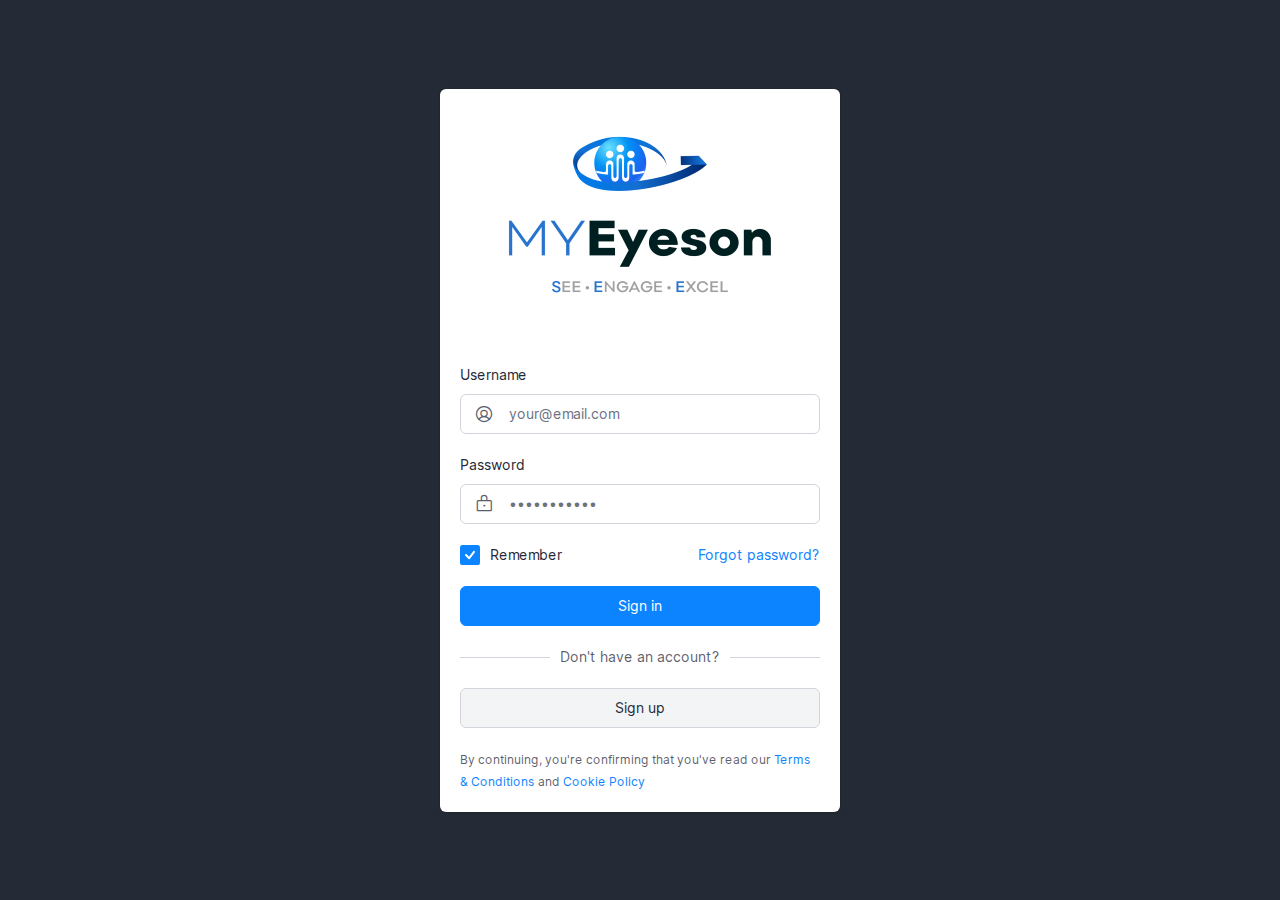
<file: index.html>
<!DOCTYPE html>
<html lang="en" dir="ltr">
<head>
	<meta charset="utf-8">
	<meta http-equiv="X-UA-Compatible" content="IE=edge">
	<meta name="viewport" content="width=device-width, initial-scale=1, shrink-to-fit=no">
	<title>EVMS Dashboard - Eyeson Virtual Management System</title>

	<link rel="icon" href="./assets/images/icons/cropped-favicon-32x32.png" sizes="32x32" />
    <link rel="icon" href="./assets/images/icons/cropped-favicon-192x192.png" sizes="192x192" />
	<link rel="apple-touch-icon" href="./assets/images/icons/cropped-favicon-192x192.png" />
    <meta name="msapplication-TileImage" content="./assets/images/icons/cropped-favicon-270x270.png" />


	<!-- Global stylesheets -->
	<link href="./assets/fonts/inter/inter.css" rel="stylesheet" type="text/css">
	<link href="./assets/icons/phosphor/styles.min.css" rel="stylesheet" type="text/css">
	<link href="./assets/css/ltr/all.min.css" id="stylesheet" rel="stylesheet" type="text/css">
	<link href="./assets/css/custom.css" id="stylesheet" rel="stylesheet" type="text/css">
	<!-- /global stylesheets -->
	
	<!-- Core JS files -->
	<script src="./assets/js/bootstrap/bootstrap.bundle.min.js"></script>
	<script src="./assets/js/vendor/axios/axios.min.js"></script>
	<!-- /core JS files -->

	<!-- Theme JS files -->
	<script src="./assets/js/app.js"></script>
	<script src="./assets/js/api.js"></script>
	<script src="./assets/js/custom.js"></script>
	<!-- /theme JS files -->

</head>

<body class="bg-dark">

	<!-- Page content -->
	<div class="page-content">

		<!-- Main content -->
		<div class="content-wrapper">

			<!-- Inner content -->
			<div class="content-inner">

				<!-- Content area -->
				<div class="content d-flex justify-content-center align-items-center">

					<div class="login-form" id="login">
						<div class="card mb-0">
							<div class="card-body">
								<div class="text-center mb-3">
									<div class="d-inline-flex align-items-center justify-content-center mb-4 mt-2">
										<img src="./assets/images/brands/logo.png" class="h-95px" alt="">
									</div>
								</div>

								<div class="mb-3">
									<label class="form-label">Username</label>
									<div class="form-control-feedback form-control-feedback-start">
										<input type="text" id="username" class="form-control" placeholder="your@email.com">
										<div class="form-control-feedback-icon">
											<i class="ph-user-circle text-muted"></i>
										</div>
									</div>
								</div>

								<div class="mb-3">
									<label class="form-label">Password</label>
									<div class="form-control-feedback form-control-feedback-start">
										<input type="password" id="password" class="form-control" placeholder="•••••••••••">
										<div class="form-control-feedback-icon">
											<i class="ph-lock text-muted"></i>
										</div>
									</div>
								</div>

								<div class="d-flex align-items-center mb-3">
									<label class="form-check">
										<input type="checkbox" id="remember" name="remember" class="form-check-input" checked>
										<span class="form-check-label">Remember</span>
									</label>

									<a href="#" onclick="gotoRecoveryPassword();" class="ms-auto">Forgot password?</a>
								</div>

								<div class="mb-3">
									<button onclick="f_auth();" class="btn btn-primary w-100">Sign in</button>
								</div>

								<div class="text-center text-muted content-divider mb-3">
									<span class="px-2">Don't have an account?</span>
								</div>

								<div class="mb-3">
									<a href="#" onclick="gotoRegistration();"    class="btn btn-light w-100">Sign up</a>
								</div>
								<span class="form-text text-center text-muted">By continuing, you're confirming that you've read our <a href="#">Terms &amp; Conditions</a> and <a href="#">Cookie Policy</a></span>
							</div>
						</div>
					</div>

					<div class="login-form" id="recovery_password" hidden>
						<div class="card mb-0">
							<div class="card-body">
								<div class="text-center mb-3">
									<div class="d-inline-flex bg-primary bg-opacity-10 text-primary lh-1 rounded-pill p-3 mb-3 mt-1">
										<i class="ph-arrows-counter-clockwise ph-2x"></i>
									</div>
									<h5 class="mb-0">Password recovery</h5>
									<span class="d-block text-muted">We'll send you instructions in email</span>
								</div>

								<div class="mb-3">
									<label class="form-label">Your email</label>
									<div class="form-control-feedback form-control-feedback-start">
										<input type="email" id="email_recovery" class="form-control" placeholder="your@email.com">
										<div class="form-control-feedback-icon">
											<i class="ph-at text-muted"></i>
										</div>
									</div>
								</div>

								<button onclick="reset_password();" class="btn btn-primary w-100">
									<i class="ph-arrow-counter-clockwise me-2"></i>
									Reset password
								</button>
							</div>
						</div>
					</div>

					<div class="login-form" id="registration" hidden>
						<div class="card mb-0">
							<div class="card-body">
								<div class="text-center mb-3">
									<div class="d-inline-flex align-items-center justify-content-center mb-4 mt-2">
										<img src="./assets/images/brands/logo.png" class="h-95px" alt="">
									</div>
							  		<h5 class="mb-0">Create account</h5> 
<!-- 									<span class="d-block text-muted">All fields are required</span> -->
								</div>

<!-- 								<div class="text-center text-muted content-divider mb-3">
									<span class="px-2">Your credentials</span>
								</div> -->

								<div class="mb-3">
									<label class="form-label">Username</label>
									<div class="form-control-feedback form-control-feedback-start">
										<input type="text" class="form-control" placeholder="JohnDoe">
										<div class="form-control-feedback-icon">
											<i class="ph-user-circle text-muted"></i>
										</div>
									</div>
									<!-- <div class="form-text text-danger"><i class="ph-x-circle me-1"></i> This username is already taken</div> -->
								</div>

								<div class="mb-3">
									<label class="form-label">Password</label>
									<div class="form-control-feedback form-control-feedback-start">
										<input type="password" class="form-control" placeholder="•••••••••••">
										<div class="form-control-feedback-icon">
											<i class="ph-lock text-muted"></i>
										</div>
									</div>
								</div>
<!-- 
								<div class="text-center text-muted content-divider mb-3">
									<span class="px-2">Your contacts</span>
								</div> -->

								<div class="mb-3">
									<label class="form-label">Your email</label>
									<div class="form-control-feedback form-control-feedback-start">
										<input type="text" class="form-control" placeholder="your@email.com">
										<div class="form-control-feedback-icon">
											<i class="ph-at text-muted"></i>
										</div>
									</div>
								</div>

								<div class="mb-3">
									<label class="form-label">Repeat email</label>
									<div class="form-control-feedback form-control-feedback-start">
										<input type="text" class="form-control" placeholder="your@email.com">
										<div class="form-control-feedback-icon">
											<i class="ph-at text-muted"></i>
										</div>
									</div>
								</div>

<!-- 								<div class="text-center text-muted content-divider mb-3">
									<span class="px-2">Additions</span>
								</div> -->

<!-- 								<div class="mb-3">
									<label class="form-check mb-2">
										<input type="checkbox" name="remember" class="form-check-input" checked>
										<span class="form-check-label">Send me <a href="#">&nbsp;test account settings</a></span>
									</label> -->

									<label class="form-check mb-2">
										<input type="checkbox" name="remember" class="form-check-input" checked>
										<span class="form-check-label">Subscribe to monthly newsletter</span>
									</label>

									<label class="form-check">
										<input type="checkbox" name="remember" class="form-check-input">
										<span class="form-check-label">Accept <a href="#">&nbsp;terms of service</a></span>
									</label>
								</div>

								<button type="submit" class="btn btn-teal w-100">Register</button>
							</div>
						</div>
					</div>

				</div>
				<!-- /content area -->

			</div>
			<!-- /inner content -->

		</div>
		<!-- /main content -->

	</div>
	<!-- /page content -->
</body>
</html>
</file>
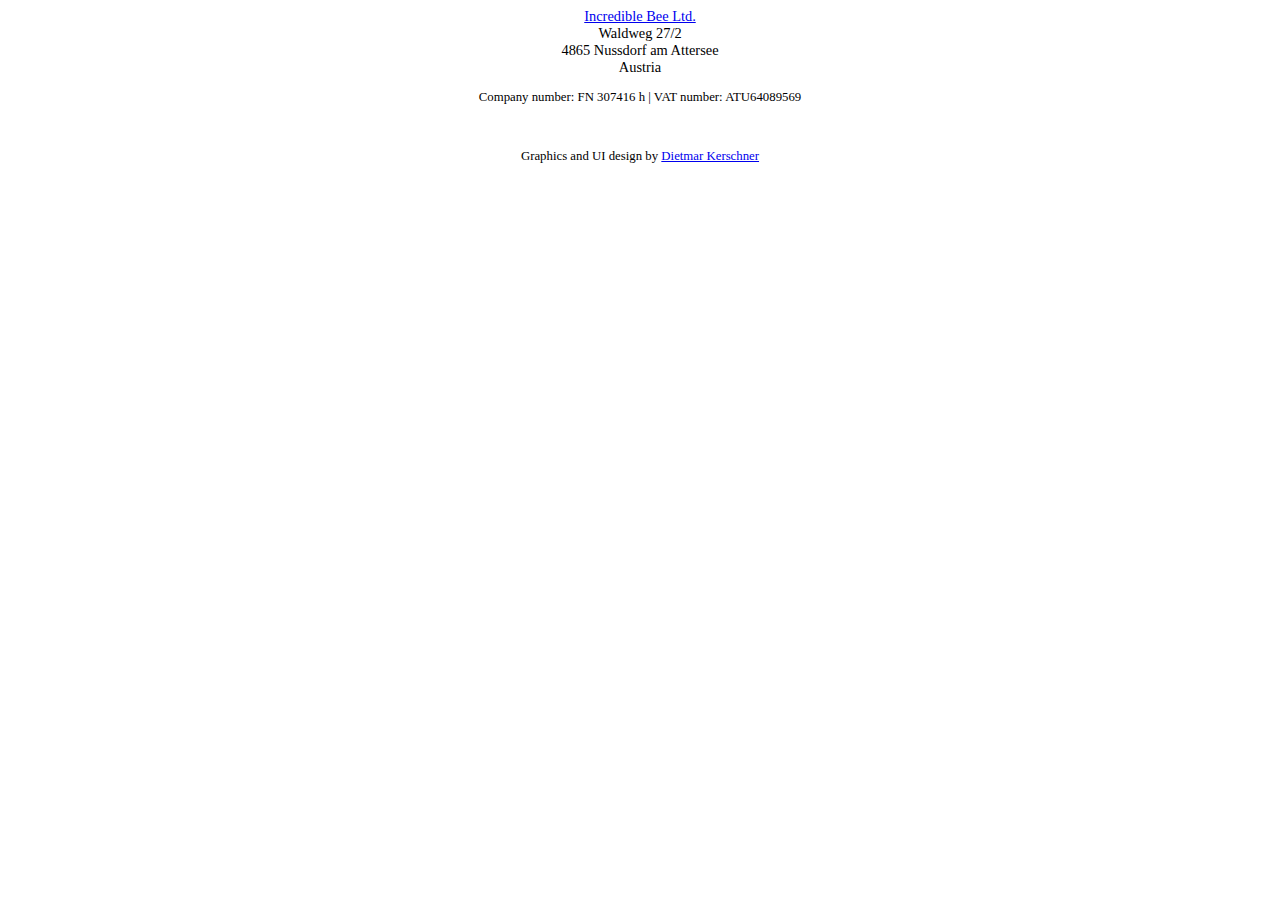
<file: assets/js/vendor/media/Archiver.app/Contents/Resources/Credits.html>
<html>
<body style="font-family: -apple-system, Helvetica Neue, Lucida Grande;">

<p style="text-align: center; font-size: 90%;">
<a href="http://incrediblebee.com">Incredible Bee Ltd.</a>
<br/>Waldweg 27/2
<br/>4865 Nussdorf am Attersee
<br/>Austria
</p>

<p style="text-align: center; font-size: 80%;">
Company number: FN 307416 h | VAT number: ATU64089569
</p>

<br/>

<p style="text-align: center; font-size: 80%;">
Graphics and UI design by <a href="http://www.dietmarkerschner.com">Dietmar Kerschner</a>
</p>

</body>
</html>
</file>
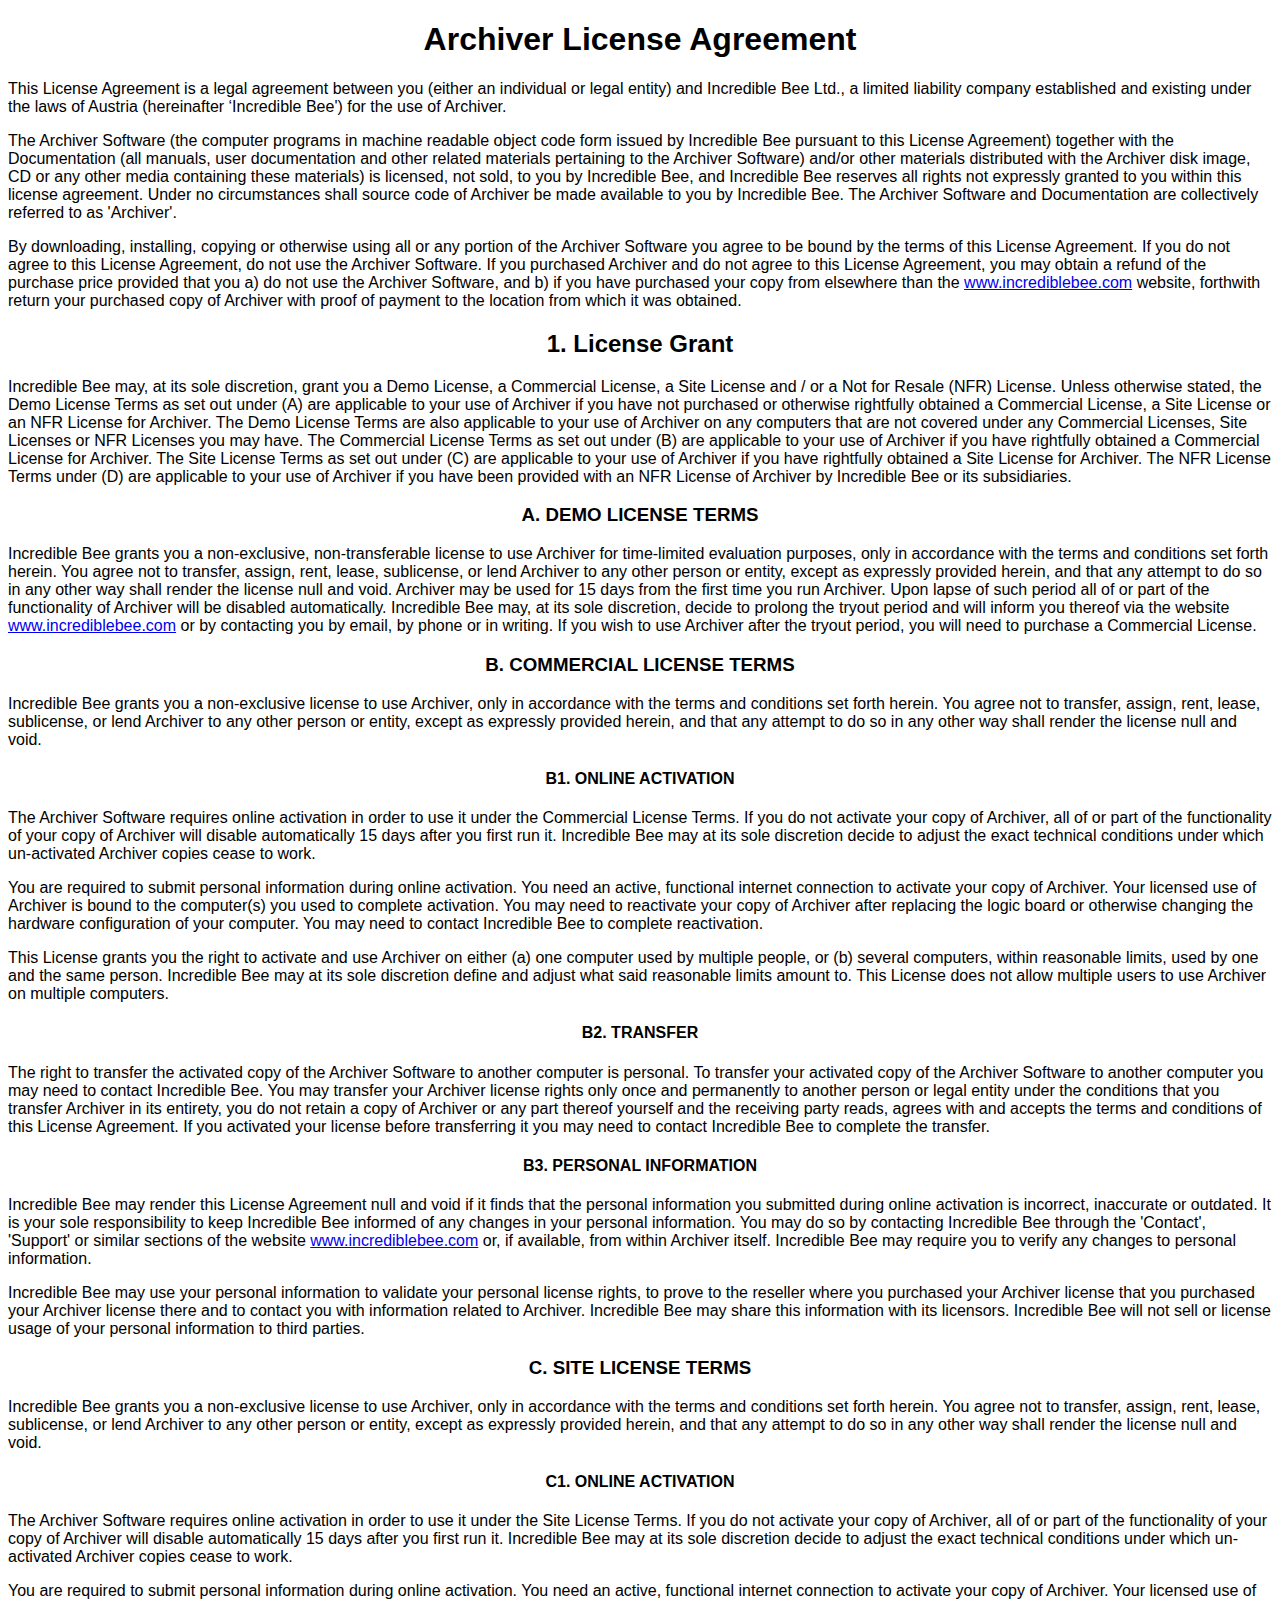
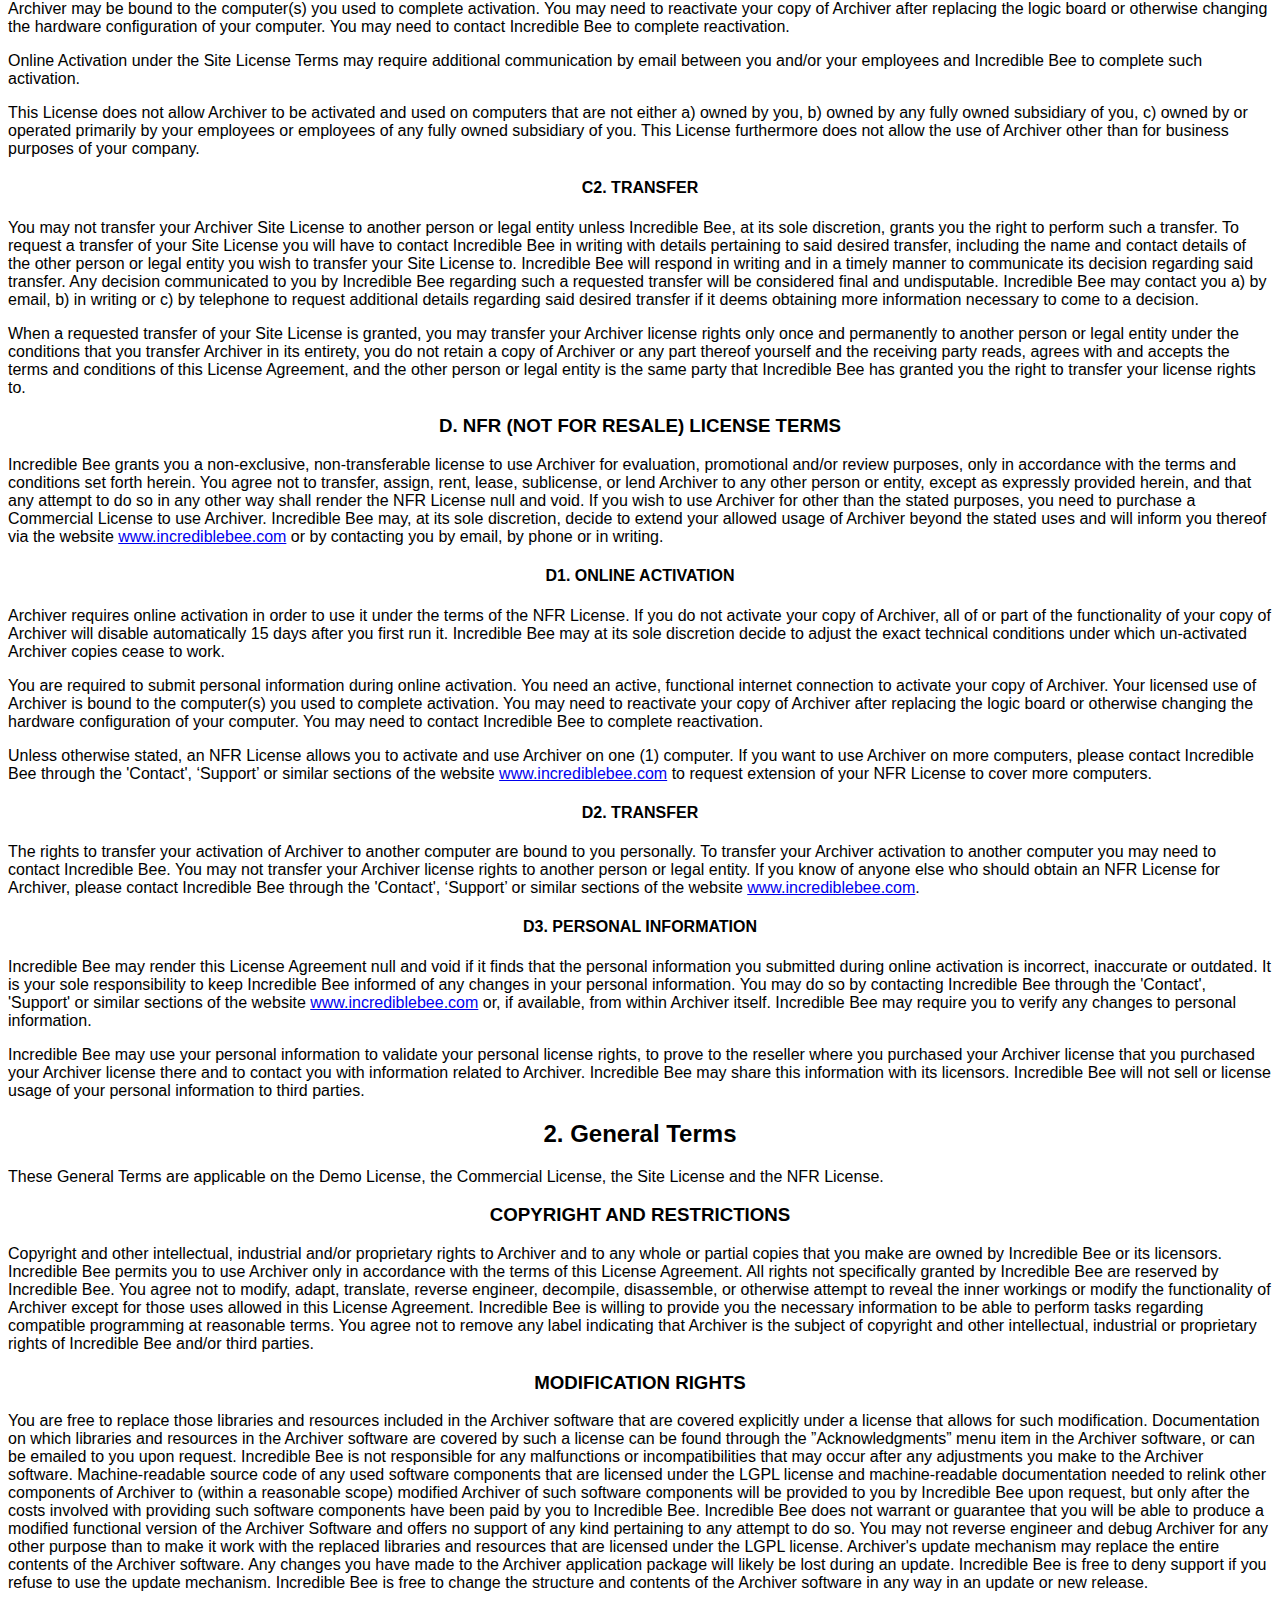
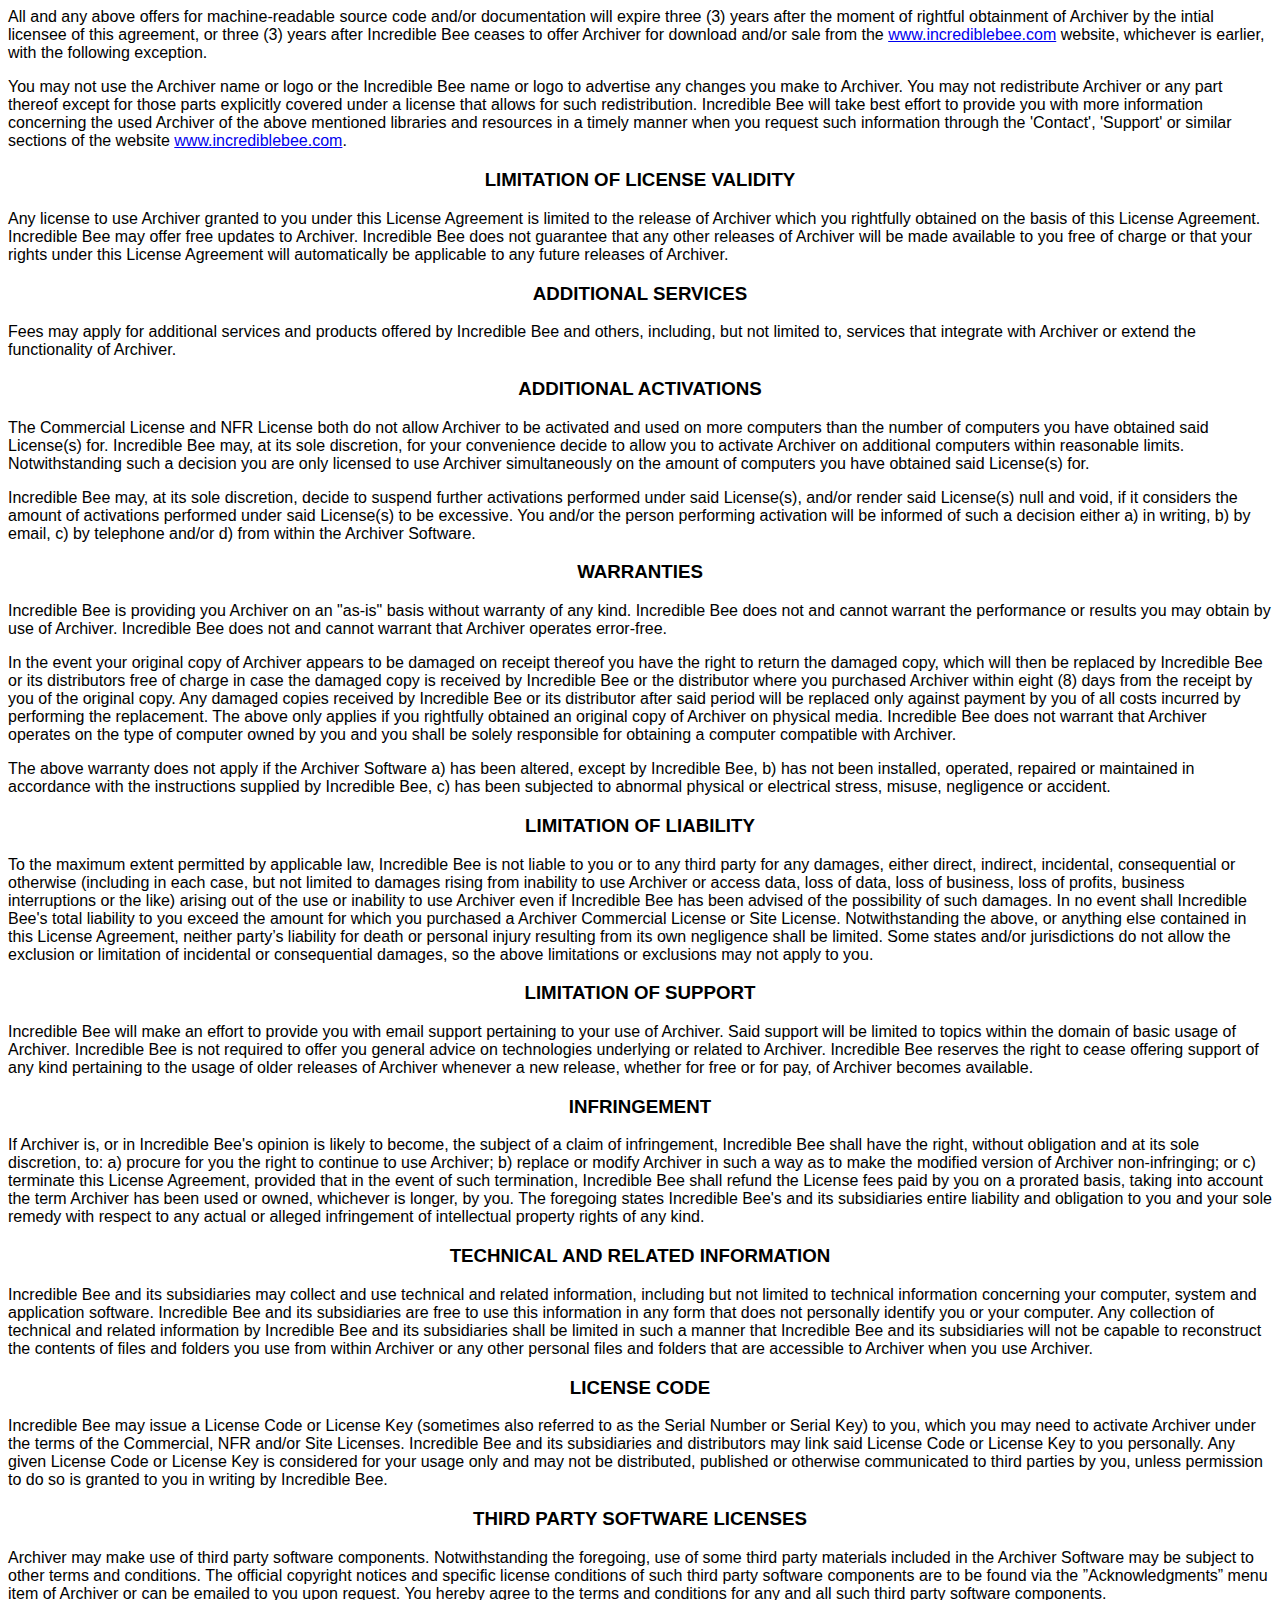
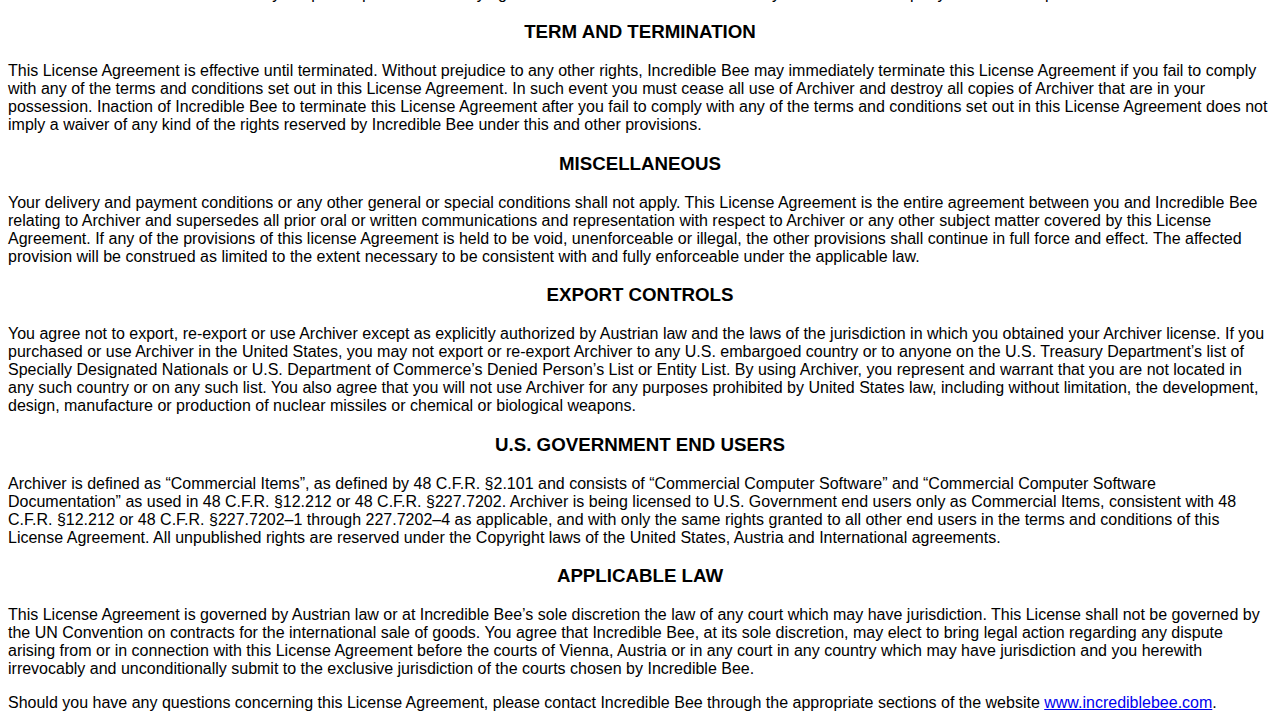
<file: assets/js/vendor/media/Archiver.app/Contents/Resources/License.html>
<!DOCTYPE html PUBLIC "-//W3C//DTD HTML 4.01//EN" "http://www.w3.org/TR/html4/strict.dtd">
<html>
<head>
  <meta http-equiv="Content-Type" content="text/html; charset=utf-8">
  <meta http-equiv="Content-Style-Type" content="text/css">
  <title></title>
  <meta name="Generator" content="Cocoa HTML Writer">
  <meta name="CocoaVersion" content="1038.25">
  <style type="text/css">
	body { font-family: "Lucida Grande",Lucida,Verdana,sans-serif; }
	h1, h2, h3, h4 { text-align: center;}
  </style>
</head>
<body>
<h1>Archiver License Agreement</h1>

<p>This License Agreement is a legal agreement between you (either an individual or legal entity) and Incredible Bee Ltd., a limited liability company established and existing under the laws of Austria (hereinafter ‘Incredible Bee') for the use of Archiver.</p>


<p>The Archiver Software (the computer programs in machine readable object code form issued by Incredible Bee pursuant to this License Agreement) together with the Documentation (all manuals, user documentation and other related materials pertaining to the Archiver Software) and/or other materials distributed with the Archiver disk image, CD or any other media containing these materials) is licensed, not sold, to you by Incredible Bee, and Incredible Bee reserves all rights not expressly granted to you within this license agreement. Under no circumstances shall source code of Archiver be made available to you by Incredible Bee. The Archiver Software and Documentation are collectively referred to as 'Archiver'.</p>


<p>By downloading, installing, copying or otherwise using all or any portion of the Archiver Software you agree to be bound by the terms of this License Agreement. If you do not agree to this License Agreement, do not use the Archiver Software. If you purchased Archiver and do not agree to this License Agreement, you may obtain a refund of the purchase price provided that you a) do not use the Archiver Software, and b) if you have purchased your copy from elsewhere than the <a href="http://incrediblebee.com">www.incrediblebee.com</a> website, forthwith return your purchased copy of Archiver with proof of payment to the location from which it was obtained.</p>

<h2>1. License Grant</h2>

<p>Incredible Bee may, at its sole discretion, grant you a Demo License, a Commercial License, a Site License and / or a Not for Resale (NFR) License. Unless otherwise stated, the Demo License Terms as set out under (A) are applicable to your use of Archiver if you have not purchased or otherwise rightfully obtained a Commercial License, a Site License or an NFR License for Archiver. The Demo License Terms are also applicable to your use of Archiver on any computers that are not covered under any Commercial Licenses, Site Licenses or NFR Licenses you may have. The Commercial License Terms as set out under (B) are applicable to your use of Archiver if you have rightfully obtained a Commercial License for Archiver. The Site License Terms as set out under (C) are applicable to your use of Archiver if you have rightfully obtained a Site License for Archiver. The NFR License Terms under (D) are applicable to your use of Archiver if you have been provided with an NFR License of Archiver by Incredible Bee or its subsidiaries.</p>

<h3>A. DEMO LICENSE TERMS</h3>

<p>Incredible Bee grants you a non-exclusive, non-transferable license to use Archiver for time-limited evaluation purposes, only in accordance with the terms and conditions set forth herein. You agree not to transfer, assign, rent, lease, sublicense, or lend Archiver to any other person or entity, except as expressly provided herein, and that any attempt to do so in any other way shall render the license null and void. Archiver may be used for 15 days from the first time you run Archiver. Upon lapse of such period all of or part of the functionality of Archiver will be disabled automatically. Incredible Bee may, at its sole discretion, decide to prolong the tryout period and will inform you thereof via the website <a href="http://incrediblebee.com">www.incrediblebee.com</a> or by contacting you by email, by phone or in writing. If you wish to use Archiver after the tryout period, you will need to purchase a Commercial License.</p>

<h3>B. COMMERCIAL LICENSE TERMS</h3>

<p>Incredible Bee grants you a non-exclusive license to use Archiver, only in accordance with the terms and conditions set forth herein. You agree not to transfer, assign, rent, lease, sublicense, or lend Archiver to any other person or entity, except as expressly provided herein, and that any attempt to do so in any other way shall render the license null and void.</p>

<h4>B1. ONLINE ACTIVATION</h4>

<p>The Archiver Software requires online activation in order to use it under the Commercial License Terms. If you do not activate your copy of Archiver, all of or part of the functionality of your copy of Archiver will disable automatically 15 days after you first run it. Incredible Bee may at its sole discretion decide to adjust the exact technical conditions under which un-activated Archiver copies cease to work.</p>


<p>You are required to submit personal information during online activation. You need an active, functional internet connection to activate your copy of Archiver. Your licensed use of Archiver is bound to the computer(s) you used to complete activation. You may need to reactivate your copy of Archiver after replacing the logic board or otherwise changing the hardware configuration of your computer. You may need to contact Incredible Bee to complete reactivation.</p>


<p>This License grants you the right to activate and use Archiver on either (a) one computer used by multiple people, or (b) several computers, within reasonable limits, used by one and the same person. Incredible Bee may at its sole discretion define and adjust what said reasonable limits amount to. This License does not allow multiple users to use Archiver on multiple computers.</p>

<h4>B2. TRANSFER</h4>

<p>The right to transfer the activated copy of the Archiver Software to another computer is personal. To transfer your activated copy of the Archiver Software to another computer you may need to contact Incredible Bee. You may transfer your Archiver license rights only once and permanently to another person or legal entity under the conditions that you transfer Archiver in its entirety, you do not retain a copy of Archiver or any part thereof yourself and the receiving party reads, agrees with and accepts the terms and conditions of this License Agreement. If you activated your license before transferring it you may need to contact Incredible Bee to complete the transfer.</p>

<h4>B3. PERSONAL INFORMATION</h4>

<p>Incredible Bee may render this License Agreement null and void if it finds that the personal information you submitted during online activation is incorrect, inaccurate or outdated. It is your sole responsibility to keep Incredible Bee informed of any changes in your personal information. You may do so by contacting Incredible Bee through the 'Contact', 'Support' or similar sections of the website <a href="http://incrediblebee.com">www.incrediblebee.com</a> or, if available, from within Archiver itself. Incredible Bee may require you to verify any changes to personal information.</p>


<p>Incredible Bee may use your personal information to validate your personal license rights, to prove to the reseller where you purchased your Archiver license that you purchased your Archiver license there and to contact you with information related to Archiver. Incredible Bee may share this information with its licensors. Incredible Bee will not sell or license usage of your personal information to third parties.</p>

<h3>C. SITE LICENSE TERMS</h3>

<p>Incredible Bee grants you a non-exclusive license to use Archiver, only in accordance with the terms and conditions set forth herein. You agree not to transfer, assign, rent, lease, sublicense, or lend Archiver to any other person or entity, except as expressly provided herein, and that any attempt to do so in any other way shall render the license null and void.</p>

<h4>C1. ONLINE ACTIVATION</h4>

<p>The Archiver Software requires online activation in order to use it under the Site License Terms. If you do not activate your copy of Archiver, all of or part of the functionality of your copy of Archiver will disable automatically 15 days after you first run it. Incredible Bee may at its sole discretion decide to adjust the exact technical conditions under which un-activated Archiver copies cease to work.</p>


<p>You are required to submit personal information during online activation. You need an active, functional internet connection to activate your copy of Archiver. Your licensed use of Archiver may be bound to the computer(s) you used to complete activation. You may need to reactivate your copy of Archiver after replacing the logic board or otherwise changing the hardware configuration of your computer. You may need to contact Incredible Bee to complete reactivation.</p>


<p>Online Activation under the Site License Terms may require additional communication by email between you and/or your employees and Incredible Bee to complete such activation.</p>


<p>This License does not allow Archiver to be activated and used on computers that are not either a) owned by you, b) owned by any fully owned subsidiary of you, c) owned by or operated primarily by your employees or employees of any fully owned subsidiary of you. This License furthermore does not allow the use of Archiver other than for business purposes of your company.</p>

<h4>C2. TRANSFER</h4>

<p>You may not transfer your Archiver Site License to another person or legal entity unless Incredible Bee, at its sole discretion, grants you the right to perform such a transfer. To request a transfer of your Site License you will have to contact Incredible Bee in writing with details pertaining to said desired transfer, including the name and contact details of the other person or legal entity you wish to transfer your Site License to. Incredible Bee will respond in writing and in a timely manner to communicate its decision regarding said transfer. Any decision communicated to you by Incredible Bee regarding such a requested transfer will be considered final and undisputable. Incredible Bee may contact you a) by email, b) in writing or c) by telephone to request additional details regarding said desired transfer if it deems obtaining more information necessary to come to a decision.</p>


<p>When a requested transfer of your Site License is granted, you may transfer your Archiver license rights only once and permanently to another person or legal entity under the conditions that you transfer Archiver in its entirety, you do not retain a copy of Archiver or any part thereof yourself and the receiving party reads, agrees with and accepts the terms and conditions of this License Agreement, and the other person or legal entity is the same party that Incredible Bee has granted you the right to transfer your license rights to.</p>

<h3>D. NFR (NOT FOR RESALE) LICENSE TERMS</h3>

<p>Incredible Bee grants you a non-exclusive, non-transferable license to use Archiver for evaluation, promotional and/or review purposes, only in accordance with the terms and conditions set forth herein. You agree not to transfer, assign, rent, lease, sublicense, or lend Archiver to any other person or entity, except as expressly provided herein, and that any attempt to do so in any other way shall render the NFR License null and void. If you wish to use Archiver for other than the stated purposes, you need to purchase a Commercial License to use Archiver. Incredible Bee may, at its sole discretion, decide to extend your allowed usage of Archiver beyond the stated uses and will inform you thereof via the website <a href="http://incrediblebee.com">www.incrediblebee.com</a> or by contacting you by email, by phone or in writing.</p>

<h4>D1. ONLINE ACTIVATION</h4>

<p>Archiver requires online activation in order to use it under the terms of the NFR License. If you do not activate your copy of Archiver, all of or part of the functionality of your copy of Archiver will disable automatically 15 days after you first run it. Incredible Bee may at its sole discretion decide to adjust the exact technical conditions under which un-activated Archiver copies cease to work.</p>


<p>You are required to submit personal information during online activation. You need an active, functional internet connection to activate your copy of Archiver. Your licensed use of Archiver is bound to the computer(s) you used to complete activation. You may need to reactivate your copy of Archiver after replacing the logic board or otherwise changing the hardware configuration of your computer. You may need to contact Incredible Bee to complete reactivation.</p>


<p>Unless otherwise stated, an NFR License allows you to activate and use Archiver on one (1) computer. If you want to use Archiver on more computers, please contact Incredible Bee through the 'Contact', ‘Support’ or similar sections of the website <a href="http://incrediblebee.com">www.incrediblebee.com</a> to request extension of your NFR License to cover more computers.</p>

<h4>D2. TRANSFER</h4>

<p>The rights to transfer your activation of Archiver to another computer are bound to you personally. To transfer your Archiver activation to another computer you may need to contact Incredible Bee. You may not transfer your Archiver license rights to another person or legal entity. If you know of anyone else who should obtain an NFR License for Archiver, please contact Incredible Bee through the 'Contact', ‘Support’ or similar sections of the website <a href="http://incrediblebee.com">www.incrediblebee.com</a>.</p>

<h4>D3. PERSONAL INFORMATION</h4>

<p>Incredible Bee may render this License Agreement null and void if it finds that the personal information you submitted during online activation is incorrect, inaccurate or outdated. It is your sole responsibility to keep Incredible Bee informed of any changes in your personal information. You may do so by contacting Incredible Bee through the 'Contact', 'Support' or similar sections of the website <a href="http://incrediblebee.com">www.incrediblebee.com</a> or, if available, from within Archiver itself. Incredible Bee may require you to verify any changes to personal information.</p>


<p>Incredible Bee may use your personal information to validate your personal license rights, to prove to the reseller where you purchased your Archiver license that you purchased your Archiver license there and to contact you with information related to Archiver. Incredible Bee may share this information with its licensors. Incredible Bee will not sell or license usage of your personal information to third parties.</p>

<h2>2. General Terms</h2>

<p>These General Terms are applicable on the Demo License, the Commercial License, the Site License and the NFR License.</p>

<h3>COPYRIGHT AND RESTRICTIONS</h3>

<p>Copyright and other intellectual, industrial and/or proprietary rights to Archiver and to any whole or partial copies that you make are owned by Incredible Bee or its licensors. Incredible Bee permits you to use Archiver only in accordance with the terms of this License Agreement. All rights not specifically granted by Incredible Bee are reserved by Incredible Bee. You agree not to modify, adapt, translate, reverse engineer, decompile, disassemble, or otherwise attempt to reveal the inner workings or modify the functionality of Archiver except for those uses allowed in this License Agreement. Incredible Bee is willing to provide you the necessary information to be able to perform tasks regarding compatible programming at reasonable terms. You agree not to remove any label indicating that Archiver is the subject of copyright and other intellectual, industrial or proprietary rights of Incredible Bee and/or third parties.</p>

<h3>MODIFICATION RIGHTS</h3>

<p>You are free to replace those libraries and resources included in the Archiver software that are covered explicitly under a license that allows for such modification. Documentation on which libraries and resources in the Archiver software are covered by such a license can be found through the ”Acknowledgments” menu item in the Archiver software, or can be emailed to you upon request. Incredible Bee is not responsible for any malfunctions or incompatibilities that may occur after any adjustments you make to the Archiver software. Machine-readable source code of any used software components that are licensed under the LGPL license and machine-readable documentation needed to relink other components of Archiver to (within a reasonable scope) modified Archiver of such software components will be provided to you by Incredible Bee upon request, but only after the costs involved with providing such software components have been paid by you to Incredible Bee. Incredible Bee does not warrant or guarantee that you will be able to produce a modified functional version of the Archiver Software and offers no support of any kind pertaining to any attempt to do so. You may not reverse engineer and debug Archiver for any other purpose than to make it work with the replaced libraries and resources that are licensed under the LGPL license. Archiver's update mechanism may replace the entire contents of the Archiver software. Any changes you have made to the Archiver application package will likely be lost during an update. Incredible Bee is free to deny support if you refuse to use the update mechanism. Incredible Bee is free to change the structure and contents of the Archiver software in any way in an update or new release.</p>


<p>All and any above offers for machine-readable source code and/or documentation will expire three (3) years after the moment of rightful obtainment of Archiver by the intial licensee of this agreement, or three (3) years after Incredible Bee ceases to offer Archiver for download and/or sale from the <a href="http://incrediblebee.com">www.incrediblebee.com</a> website, whichever is earlier, with the following exception.</p>


<p>You may not use the Archiver name or logo or the Incredible Bee name or logo to advertise any changes you make to Archiver. You may not redistribute Archiver or any part thereof except for those parts explicitly covered under a license that allows for such redistribution. Incredible Bee will take best effort to provide you with more information concerning the used Archiver of the above mentioned libraries and resources in a timely manner when you request such information through the 'Contact', 'Support' or similar sections of the website <a href="http://incrediblebee.com">www.incrediblebee.com</a>.</p>

<h3>LIMITATION OF LICENSE VALIDITY</h3>

<p>Any license to use Archiver granted to you under this License Agreement is limited to the release of Archiver which you rightfully obtained on the basis of this License Agreement. Incredible Bee may offer free updates to Archiver. Incredible Bee does not guarantee that any other releases of Archiver will be made available to you free of charge or that your rights under this License Agreement will automatically be applicable to any future releases of Archiver.</p>

<h3>ADDITIONAL SERVICES</h3>

<p>Fees may apply for additional services and products offered by Incredible Bee and others, including, but not limited to, services that integrate with Archiver or extend the functionality of Archiver.</p>

<h3>ADDITIONAL ACTIVATIONS</h3>

<p>The Commercial License and NFR License both do not allow Archiver to be activated and used on more computers than the number of computers you have obtained said License(s) for. Incredible Bee may, at its sole discretion, for your convenience decide to allow you to activate Archiver on additional computers within reasonable limits. Notwithstanding such a decision you are only licensed to use Archiver simultaneously on the amount of computers you have obtained said License(s) for.</p>


<p>Incredible Bee may, at its sole discretion, decide to suspend further activations performed under said License(s), and/or render said License(s) null and void, if it considers the amount of activations performed under said License(s) to be excessive. You and/or the person performing activation will be informed of such a decision either a) in writing, b) by email, c) by telephone and/or d) from within the Archiver Software.</p>

<h3>WARRANTIES</h3>

<p>Incredible Bee is providing you Archiver on an "as-is" basis without warranty of any kind. Incredible Bee does not and cannot warrant the performance or results you may obtain by use of Archiver. Incredible Bee does not and cannot warrant that Archiver operates error-free.</p>


<p>In the event your original copy of Archiver appears to be damaged on receipt thereof you have the right to return the damaged copy, which will then be replaced by Incredible Bee or its distributors free of charge in case the damaged copy is received by Incredible Bee or the distributor where you purchased Archiver within eight (8) days from the receipt by you of the original copy. Any damaged copies received by Incredible Bee or its distributor after said period will be replaced only against payment by you of all costs incurred by performing the replacement. The above only applies if you rightfully obtained an original copy of Archiver on physical media. Incredible Bee does not warrant that Archiver operates on the type of computer owned by you and you shall be solely responsible for obtaining a computer compatible with Archiver.</p>


<p>The above warranty does not apply if the Archiver Software a) has been altered, except by Incredible Bee, b) has not been installed, operated, repaired or maintained in accordance with the instructions supplied by Incredible Bee, c) has been subjected to abnormal physical or electrical stress, misuse, negligence or accident.</p>

<h3>LIMITATION OF LIABILITY</h3>

<p>To the maximum extent permitted by applicable law, Incredible Bee is not liable to you or to any third party for any damages, either direct, indirect, incidental, consequential or otherwise (including in each case, but not limited to damages rising from inability to use Archiver or access data, loss of data, loss of business, loss of profits, business interruptions or the like) arising out of the use or inability to use Archiver even if Incredible Bee has been advised of the possibility of such damages. In no event shall Incredible Bee's total liability to you exceed the amount for which you purchased a Archiver Commercial License or Site License. Notwithstanding the above, or anything else contained in this License Agreement, neither party’s liability for death or personal injury resulting from its own negligence shall be limited. Some states and/or jurisdictions do not allow the exclusion or limitation of incidental or consequential damages, so the above limitations or exclusions may not apply to you.</p>

<h3>LIMITATION OF SUPPORT</h3>

<p>Incredible Bee will make an effort to provide you with email support pertaining to your use of Archiver. Said support will be limited to topics within the domain of basic usage of Archiver. Incredible Bee is not required to offer you general advice on technologies underlying or related to Archiver. Incredible Bee reserves the right to cease offering support of any kind pertaining to the usage of older releases of Archiver whenever a new release, whether for free or for pay, of Archiver becomes available.</p>

<h3>INFRINGEMENT</h3>

<p>If Archiver is, or in Incredible Bee's opinion is likely to become, the subject of a claim of infringement, Incredible Bee shall have the right, without obligation and at its sole discretion, to: a) procure for you the right to continue to use Archiver; b) replace or modify Archiver in such a way as to make the modified version of Archiver non-infringing; or c) terminate this License Agreement, provided that in the event of such termination, Incredible Bee shall refund the License fees paid by you on a prorated basis, taking into account the term Archiver has been used or owned, whichever is longer, by you. The foregoing states Incredible Bee's and its subsidiaries entire liability and obligation to you and your sole remedy with respect to any actual or alleged infringement of intellectual property rights of any kind.</p>

<h3>TECHNICAL AND RELATED INFORMATION</h3>

<p>Incredible Bee and its subsidiaries may collect and use technical and related information, including but not limited to technical information concerning your computer, system and application software. Incredible Bee and its subsidiaries are free to use this information in any form that does not personally identify you or your computer. Any collection of technical and related information by Incredible Bee and its subsidiaries shall be limited in such a manner that Incredible Bee and its subsidiaries will not be capable to reconstruct the contents of files and folders you use from within Archiver or any other personal files and folders that are accessible to Archiver when you use Archiver.</p>

<h3>LICENSE CODE</h3>

<p>Incredible Bee may issue a License Code or License Key (sometimes also referred to as the Serial Number or Serial Key) to you, which you may need to activate Archiver under the terms of the Commercial, NFR and/or Site Licenses. Incredible Bee and its subsidiaries and distributors may link said License Code or License Key to you personally. Any given License Code or License Key is considered for your usage only and may not be distributed, published or otherwise communicated to third parties by you, unless permission to do so is granted to you in writing by Incredible Bee.</p>

<h3>THIRD PARTY SOFTWARE LICENSES</h3>

<p>Archiver may make use of third party software components. Notwithstanding the foregoing, use of some third party materials included in the Archiver Software may be subject to other terms and conditions. The official copyright notices and specific license conditions of such third party software components are to be found via the ”Acknowledgments” menu item of Archiver or can be emailed to you upon request. You hereby agree to the terms and conditions for any and all such third party software components.</p>

<h3>TERM AND TERMINATION</h3>

<p>This License Agreement is effective until terminated. Without prejudice to any other rights, Incredible Bee may immediately terminate this License Agreement if you fail to comply with any of the terms and conditions set out in this License Agreement. In such event you must cease all use of Archiver and destroy all copies of Archiver that are in your possession. Inaction of Incredible Bee to terminate this License Agreement after you fail to comply with any of the terms and conditions set out in this License Agreement does not imply a waiver of any kind of the rights reserved by Incredible Bee under this and other provisions.</p>

<h3>MISCELLANEOUS</h3>

<p>Your delivery and payment conditions or any other general or special conditions shall not apply. This License Agreement is the entire agreement between you and Incredible Bee relating to Archiver and supersedes all prior oral or written communications and representation with respect to Archiver or any other subject matter covered by this License Agreement. If any of the provisions of this license Agreement is held to be void, unenforceable or illegal, the other provisions shall continue in full force and effect. The affected provision will be construed as limited to the extent necessary to be consistent with and fully enforceable under the applicable law.</p>

<h3>EXPORT CONTROLS</h3>

<p>You agree not to export, re-export or use Archiver except as explicitly authorized by Austrian law and the laws of the jurisdiction in which you obtained your Archiver license. If you purchased or use Archiver in the United States, you may not export or re-export Archiver to any U.S. embargoed country or to anyone on the U.S. Treasury Department’s list of Specially Designated Nationals or U.S. Department of Commerce’s Denied Person’s List or Entity List. By using Archiver, you represent and warrant that you are not located in any such country or on any such list. You also agree that you will not use Archiver for any purposes prohibited by United States law, including without limitation, the development, design, manufacture or production of nuclear missiles or chemical or biological weapons.</p>

<h3>U.S. GOVERNMENT END USERS</h3>

<p>Archiver is defined as “Commercial Items”, as defined by 48 C.F.R. §2.101 and consists of “Commercial Computer Software” and “Commercial Computer Software Documentation” as used in 48 C.F.R. §12.212 or 48 C.F.R. §227.7202. Archiver is being licensed to U.S. Government end users only as Commercial Items, consistent with 48 C.F.R. §12.212 or 48 C.F.R. §227.7202–1 through 227.7202–4 as applicable, and with only the same rights granted to all other end users in the terms and conditions of this License Agreement. All unpublished rights are reserved under the Copyright laws of the United States, Austria and International agreements.</p>

<h3>APPLICABLE LAW</h3>

<p>This License Agreement is governed by Austrian law or at Incredible Bee’s sole discretion the law of any court which may have jurisdiction. This License shall not be governed by the UN Convention on contracts for the international sale of goods. You agree that Incredible Bee, at its sole discretion, may elect to bring legal action regarding any dispute arising from or in connection with this License Agreement before the courts of Vienna, Austria or in any court in any country which may have jurisdiction and you herewith irrevocably and unconditionally submit to the exclusive jurisdiction of the courts chosen by Incredible Bee.</p>


<p>Should you have any questions concerning this License Agreement, please contact Incredible Bee through the appropriate sections of the website <a href="http://incrediblebee.com">www.incrediblebee.com</a>.</p>

</body>
</html>
</file>
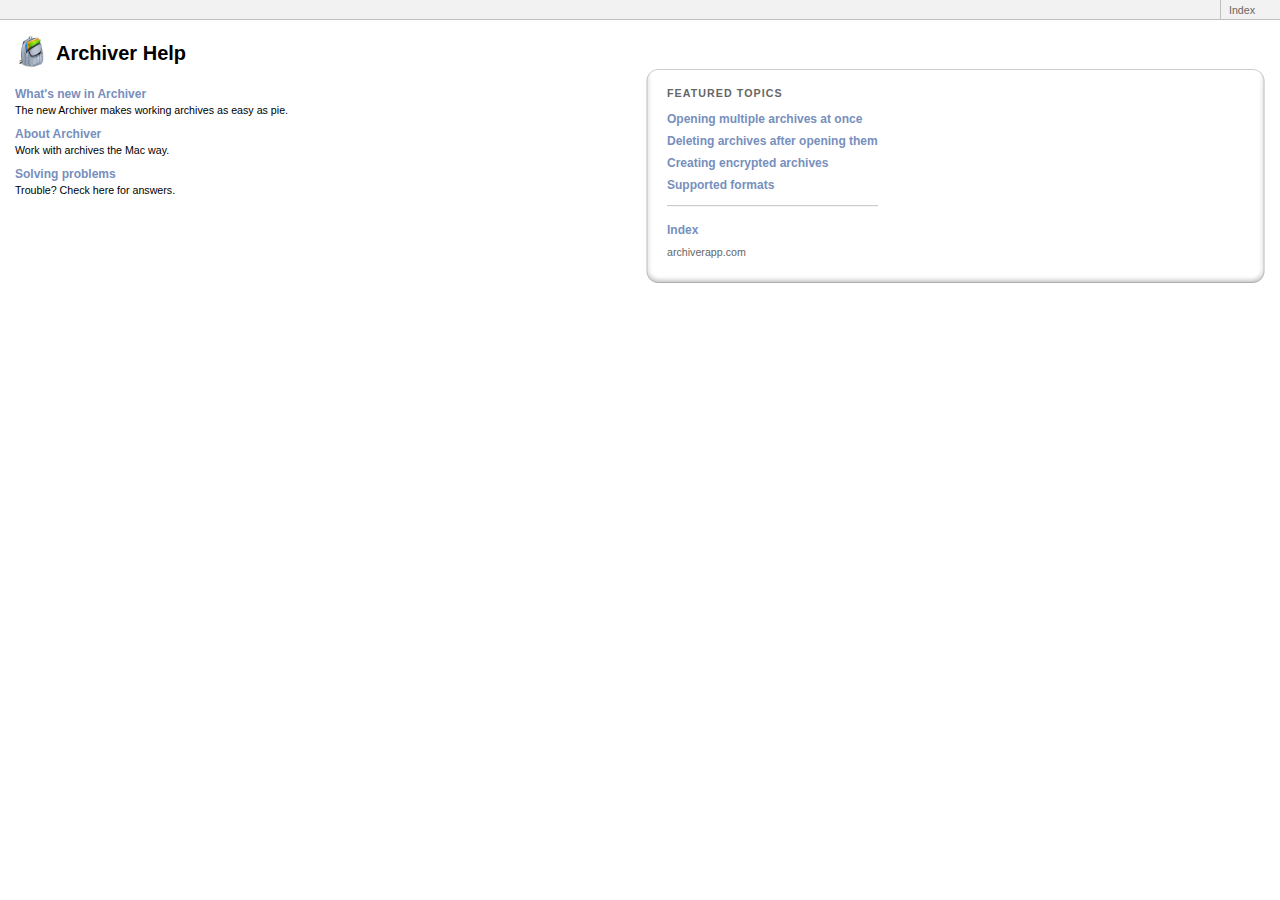
<file: assets/js/vendor/media/Archiver.app/Contents/Resources/en.lproj/Archiver.Help/ArchiverHelp.html>
<?xml version="1.0" encoding="utf-8"?>
<!DOCTYPE html PUBLIC "-//W3C//DTD XHTML 1.0 Strict//EN" "http://www.w3.org/TR/xhtml1/DTD/xhtml1-strict.dtd">
<html xmlns="http://www.w3.org/1999/xhtml">

    <head>
        <title>Archiver Help</title>
        <meta http-equiv="Content-Type" content="text/html; charset=utf-8"/>
		<meta name="AppleTitle" content="Archiver Help" />
		<meta name="AppleIcon" content="ArchiverHelp/gfx/iconSmall.png" />
		<meta name="robots" content="anchors" />
        <meta name="template" content="2box"/>
        <meta name="pagetype" content="access"/>
        <link href="sty/access_4box.css" rel="stylesheet" type="text/css" media="all"/>
    </head>

    <body id="apple-pd">

			<!--top navigation area-->
			<div id="navbox">
			<a name="access"></a>
				
				<div id="navrightbox">
					<a class="navlink_right" href="help:anchor='xall' bookID=Archiver Help">Index</a>
				</div>
			</div>
			<!--closes top navigation area-->

			<!--page head-->
			<div id="headerbox">
				<div id="iconbox">
					<img id="iconimg" src="gfx/icon.png" alt="Terminal icon" height="32" width="32"/>
				</div>
				<div id="pagetitlebox">
					<h1>Archiver Help</h1>
				</div>
			</div>
			<!--closees page head-->

	<!--tablebox-->
	<div class="tablebox">
		<div class="tablerow">

			<!--top left cell-->
			<div class="tablecell_a">
					<p class="topleft_p">
					  <a href="help:anchor='whatsNew' bookID=Archiver Help">What's new in Archiver</a>
					  <br/>The new Archiver makes working archives as easy as pie.
					</p>
					<p class="topleft_p">
					  <a href="help:anchor='about' bookID=Archiver Help">About Archiver</a>
					  <br/>Work with archives the Mac way.
					</p>
					<p class="topleft_p"><a href="help:anchor='solvingProblems' bookID=Archiver Help">Solving problems</a><br/>
						Trouble? Check here for answers.</p>
				</div>
			<!--closes top left cell-->

			<!--top right cell-->
			<div class="tablecell_b">
				<div class="tablebox">
					<div class="tablerow">
						<div class="tablecell_b1">
						</div>
						<div class="tablecell_b2">
						</div>
						<div class="tablecell_b3">
						</div>
					</div>
					<div class="tablerow">
						<div class="tablecell_b4">
						</div>
							<div class="tablecell">
								<div class="tablerow">
									<div class="tablecell">
										<h3 class="ostopic">Featured topics</h3>
										
										  <p><a href="help:anchor='p5429' bookID=Archiver Help">Opening multiple archives at once</a></p>
										
										  <p><a href="help:anchor='p5427' bookID=Archiver Help">Deleting archives after opening them</a></p>
										
										  <p><a href="help:anchor='p5433' bookID=Archiver Help">Creating encrypted archives</a></p>
										
										  <p><a href="help:anchor='p5432' bookID=Archiver Help">Supported formats</a></p>
										
									<div id="rule"></div>
						
										<p><a href="help:anchor='xall' bookID=Archiver Help">Index</a></p>
	
										<p><a href="http://archiverapp.com" class="weblink">archiverapp.com</a></p>
									</div>
								</div>
							</div>
							<div class="tablecell_b6">
						</div>
						</div>
					<div class="tablerow">
						<div class="tablecell_b7">
						</div>
						<div class="tablecell_b8">
						</div>
						<div class="tablecell_b9">
						</div>
					</div>
				</div>
			</div>
			<!--closes top right cell-->

		</div>
		
		</div>
	<!--closes tablebox-->

    </body>
</html>
</file>
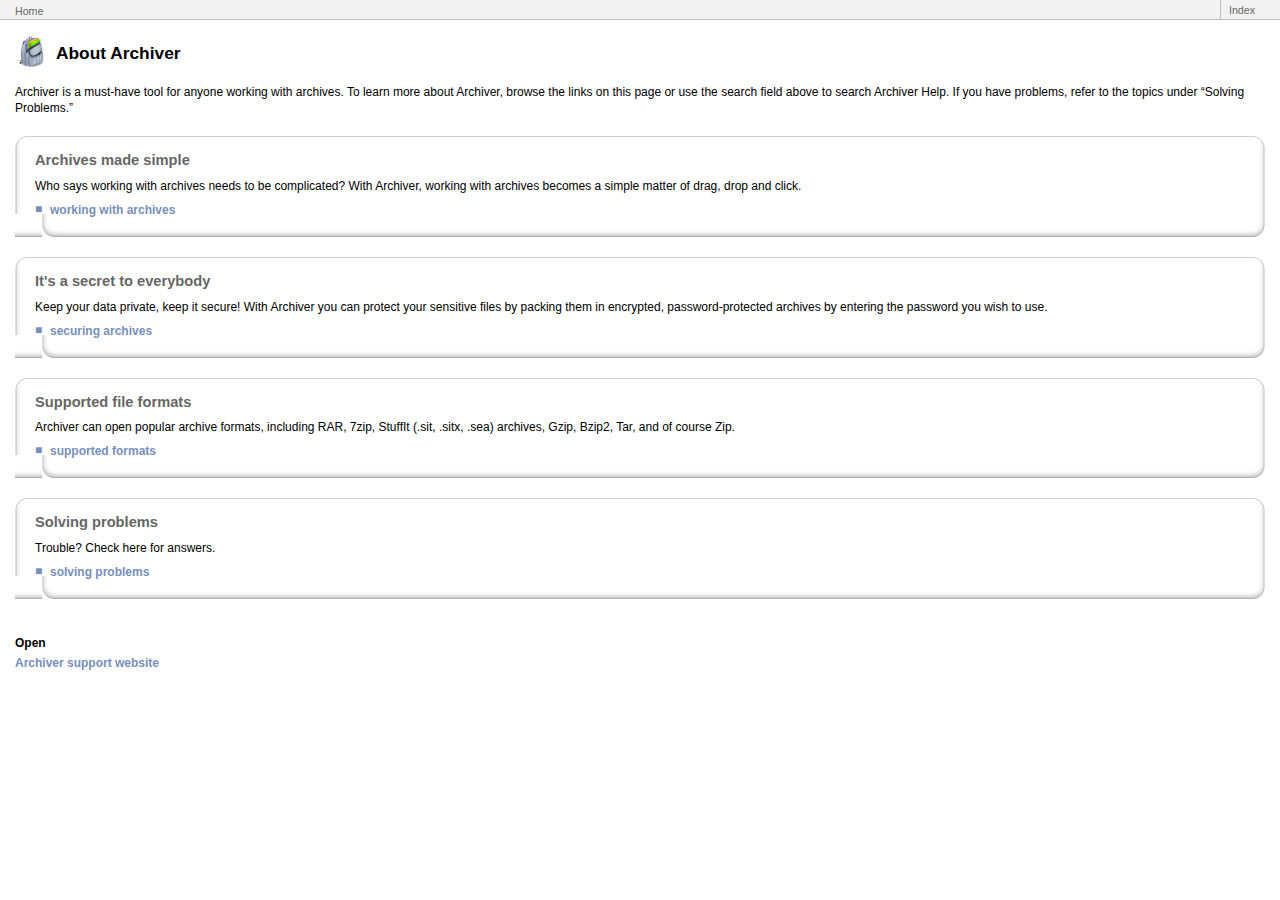
<file: assets/js/vendor/media/Archiver.app/Contents/Resources/en.lproj/Archiver.Help/pgs/about.html>
<?xml version="1.0" encoding="UTF-8"?>
<!DOCTYPE html PUBLIC "-//W3C//DTD XHTML 1.0 Strict//EN" "http://www.w3.org/TR/xhtml1/DTD/xhtml1-strict.dtd">
<html xmlns="http://www.w3.org/1999/xhtml">

<head>
	<title>About Archiver</title>
	<meta http-equiv="Content-Type" content="text/html; charset=UTF-8"/>
	<meta name="hatver" content="v1 beta8"/>
	<meta name="builddefid" content="1004"/>
	<meta name="topicid" content="11859"/>
	<meta name="keywords" content="about, features"/>
	<!-- do not translate --><meta name="keywords" content=""/><!-- end do not translate -->
	<meta name="description" content="Archiver is a must-have tool for anyone working with archives. To learn more about Archiver, browse the links on this page or use the search field above to search Archiver Help. If you have problems, refer to the topics under “Solving Problems.”"/>
	<meta name="robots" content="anchors"/>
	<meta name="template" content="18"/>
	<meta name="pagetype" content="Task"/>
	<meta name="project" content="ArchiverHelp"/>
	<meta name="release" content="First Release"/>
	<meta name="projectcomponent" content="ArchiverLeopard"/>
	<link href="../sty/launchpad.css" rel="stylesheet" type="text/css" media="all"/>
	<link href="../sty/print.css" rel="stylesheet" type="text/css" media="print"/>
</head>

<body id="apple-pd">
<!--top navigation area-->
<div id="navbox">
	<a name="about"></a>
	
	<div id="navleftbox">
		<a class="navlink_left" href="help:anchor='access' bookID=Archiver Help">Home</a>
	</div>
	<div id="navrightbox">
		<a class="navlink_right" href="help:anchor='xall' bookID=Archiver Help">Index</a>
	</div>
</div>
<!--closes top navigation area-->

<!--page head-->
<div id="headerbox">
	<div id="iconbox">
		<img id="iconimg" src="../gfx/icon.png" alt="Archiver Icon" height="32" width="32"/>
	</div>
	<div id="pagetitle">
		<h1>About Archiver</h1>
	</div>
</div>
<!--closes page header-->

<div id="introbox">
	<div class="introprimtext">
		<p class="introprimtextlongtext">
      Archiver is a must-have tool for anyone working with archives. To learn more about Archiver, browse the links on this page or use the search field above to search Archiver Help. If you have problems, refer to the topics under “Solving Problems.”
		</p>
		</div><!--closes introprimtext-->
	</div> <!--closes introbox -->

	<div id="taskbox">

	

		<div class="launchpadbox">
		<!--launchpadbox border top row-->
		<div class="border_top">
			<div class="border_topleft"></div>
			<div class="border_topright"></div>
		</div><!--closes launchpadbox border top row-->
		<!--launchpadbox border left-->
		<div class="border_left">
		<!--launchpadbox border right-->
		<div class="border_right">
		<!--box content-->
		<div class="content">
		<!--task primary - text + text block-->
		<div class="taskprimtexttext">
		<!-- note: primary text+text type will never be bulleted -->
		<div class="taskprimtexttextshorttext">
      Archives made simple
		</div>
		<div class=" taskprimtexttextlongtext">
      Who says working with archives needs to be complicated? With Archiver, working with archives becomes a simple matter of drag, drop and click.
		</div>

      <!-- Links to category pages for this feature box -->
		  
			<div class="taskauxlist">
			
			  
				<div class="taskauxlink">
					<div class="taskauxbullet">■</div>
					<div class="taskauxlinktext">
						<a href="help:topic_list=c0001 bookID='Archiver Help' template=sty/genlist.html stylesheet=sty/genlist_style.css Other=working with archives">working with archives<span class="linkarrow"></span></a>
					</div>
				</div>
				

			</div><!--closes taskauxlist-->
			
			<!-- end links -->


		</div><!-- closes task primary - text + text block -->
	</div><!--closes content-->
</div><!--closes launchpadbox border right-->
</div><!--closes launchpadbox border left-->
<!-- launchpadbox border bottom row-->
<div class="border_bottom">
	<div class="border_bottomleft"></div>
	<div class="border_bottomright"></div>
</div><!--closes launchpadbox border bottom row-->
</div><!--closes launchpadbox-->

  

		<div class="launchpadbox">
		<!--launchpadbox border top row-->
		<div class="border_top">
			<div class="border_topleft"></div>
			<div class="border_topright"></div>
		</div><!--closes launchpadbox border top row-->
		<!--launchpadbox border left-->
		<div class="border_left">
		<!--launchpadbox border right-->
		<div class="border_right">
		<!--box content-->
		<div class="content">
		<!--task primary - text + text block-->
		<div class="taskprimtexttext">
		<!-- note: primary text+text type will never be bulleted -->
		<div class="taskprimtexttextshorttext">
      It's a secret to everybody
		</div>
		<div class=" taskprimtexttextlongtext">
      Keep your data private, keep it secure! With Archiver you can protect your sensitive files by packing them in encrypted, password-protected archives by entering the password you wish to use.
		</div>

      <!-- Links to category pages for this feature box -->
		  
			<div class="taskauxlist">
			
			  
				<div class="taskauxlink">
					<div class="taskauxbullet">■</div>
					<div class="taskauxlinktext">
						<a href="help:topic_list=c0007 bookID='Archiver Help' template=sty/genlist.html stylesheet=sty/genlist_style.css Other=securing archives">securing archives<span class="linkarrow"></span></a>
					</div>
				</div>
				

			</div><!--closes taskauxlist-->
			
			<!-- end links -->


		</div><!-- closes task primary - text + text block -->
	</div><!--closes content-->
</div><!--closes launchpadbox border right-->
</div><!--closes launchpadbox border left-->
<!-- launchpadbox border bottom row-->
<div class="border_bottom">
	<div class="border_bottomleft"></div>
	<div class="border_bottomright"></div>
</div><!--closes launchpadbox border bottom row-->
</div><!--closes launchpadbox-->

  

		<div class="launchpadbox">
		<!--launchpadbox border top row-->
		<div class="border_top">
			<div class="border_topleft"></div>
			<div class="border_topright"></div>
		</div><!--closes launchpadbox border top row-->
		<!--launchpadbox border left-->
		<div class="border_left">
		<!--launchpadbox border right-->
		<div class="border_right">
		<!--box content-->
		<div class="content">
		<!--task primary - text + text block-->
		<div class="taskprimtexttext">
		<!-- note: primary text+text type will never be bulleted -->
		<div class="taskprimtexttextshorttext">
      Supported file formats
		</div>
		<div class=" taskprimtexttextlongtext">
      Archiver can open popular archive formats, including <span class="caps">RAR</span>, 7zip, StuffIt (.sit, .sitx, .sea) archives, Gzip, Bzip2, Tar, and of course Zip.
		</div>

      <!-- Links to category pages for this feature box -->
		  
			<div class="taskauxlist">
			
			  
				<div class="taskauxlink">
					<div class="taskauxbullet">■</div>
					<div class="taskauxlinktext">
						<a href="help:topic_list=c0004 bookID='Archiver Help' template=sty/genlist.html stylesheet=sty/genlist_style.css Other=supported formats">supported formats<span class="linkarrow"></span></a>
					</div>
				</div>
				

			</div><!--closes taskauxlist-->
			
			<!-- end links -->


		</div><!-- closes task primary - text + text block -->
	</div><!--closes content-->
</div><!--closes launchpadbox border right-->
</div><!--closes launchpadbox border left-->
<!-- launchpadbox border bottom row-->
<div class="border_bottom">
	<div class="border_bottomleft"></div>
	<div class="border_bottomright"></div>
</div><!--closes launchpadbox border bottom row-->
</div><!--closes launchpadbox-->

  

		<div class="launchpadbox">
		<!--launchpadbox border top row-->
		<div class="border_top">
			<div class="border_topleft"></div>
			<div class="border_topright"></div>
		</div><!--closes launchpadbox border top row-->
		<!--launchpadbox border left-->
		<div class="border_left">
		<!--launchpadbox border right-->
		<div class="border_right">
		<!--box content-->
		<div class="content">
		<!--task primary - text + text block-->
		<div class="taskprimtexttext">
		<!-- note: primary text+text type will never be bulleted -->
		<div class="taskprimtexttextshorttext">
      Solving problems
		</div>
		<div class=" taskprimtexttextlongtext">
      Trouble? Check here for answers.
		</div>

      <!-- Links to category pages for this feature box -->
		  
			<div class="taskauxlist">
			
			  
				<div class="taskauxlink">
					<div class="taskauxbullet">■</div>
					<div class="taskauxlinktext">
						<a href="help:topic_list=c0005 bookID='Archiver Help' template=sty/genlist.html stylesheet=sty/genlist_style.css Other=solving problems">solving problems<span class="linkarrow"></span></a>
					</div>
				</div>
				

			</div><!--closes taskauxlist-->
			
			<!-- end links -->


		</div><!-- closes task primary - text + text block -->
	</div><!--closes content-->
</div><!--closes launchpadbox border right-->
</div><!--closes launchpadbox border left-->
<!-- launchpadbox border bottom row-->
<div class="border_bottom">
	<div class="border_bottomleft"></div>
	<div class="border_bottomright"></div>
</div><!--closes launchpadbox border bottom row-->
</div><!--closes launchpadbox-->

  

</div><!--closes taskbox -->

<div id="outrobox">
</div><!--closes outrobox -->
<div id="linkexternalbox">
	<h3>Open</h3>
	<p class="linkexternal"><a href="http://archiverapp.com/support">Archiver support website <span class="linkarrow"></span></a></p>
</div><!--closes link externalbox-->
</body>
</html>
</file>
<file: assets/fonts/inter/inter.css>
@font-face {
  font-family: 'Inter';
  font-style:  normal;
  font-weight: 100;
  font-display: auto;
  src: url("Inter-Thin.woff2?v=3.18") format("woff2"),
       url("Inter-Thin.woff?v=3.18") format("woff");
}
@font-face {
  font-family: 'Inter';
  font-style:  normal;
  font-weight: 200;
  font-display: auto;
  src: url("Inter-ExtraLight.woff2?v=3.18") format("woff2"),
       url("Inter-ExtraLight.woff?v=3.18") format("woff");
}
@font-face {
  font-family: 'Inter';
  font-style:  normal;
  font-weight: 300;
  font-display: auto;
  src: url("Inter-Light.woff2?v=3.18") format("woff2"),
       url("Inter-Light.woff?v=3.18") format("woff");
}
@font-face {
  font-family: 'Inter';
  font-style:  normal;
  font-weight: 400;
  font-display: auto;
  src: url("Inter-Regular.woff2?v=3.18") format("woff2"),
       url("Inter-Regular.woff?v=3.18") format("woff");
}
@font-face {
  font-family: 'Inter';
  font-style:  normal;
  font-weight: 500;
  font-display: auto;
  src: url("Inter-Medium.woff2?v=3.18") format("woff2"),
       url("Inter-Medium.woff?v=3.18") format("woff");
}
@font-face {
  font-family: 'Inter';
  font-style:  normal;
  font-weight: 600;
  font-display: auto;
  src: url("Inter-SemiBold.woff2?v=3.18") format("woff2"),
       url("Inter-SemiBold.woff?v=3.18") format("woff");
}
@font-face {
  font-family: 'Inter';
  font-style:  normal;
  font-weight: 700;
  font-display: auto;
  src: url("Inter-Bold.woff2?v=3.18") format("woff2"),
       url("Inter-Bold.woff?v=3.18") format("woff");
}
@font-face {
  font-family: 'Inter';
  font-style:  normal;
  font-weight: 800;
  font-display: auto;
  src: url("Inter-ExtraBold.woff2?v=3.18") format("woff2"),
       url("Inter-ExtraBold.woff?v=3.18") format("woff");
}
@font-face {
  font-family: 'Inter';
  font-style:  normal;
  font-weight: 900;
  font-display: auto;
  src: url("Inter-Black.woff2?v=3.18") format("woff2"),
       url("Inter-Black.woff?v=3.18") format("woff");
}
/* -------------------------------------------------------
Variable font.
Usage:

  html { font-family: 'Inter', sans-serif; }
  @supports (font-variation-settings: normal) {
    html { font-family: 'Inter var', sans-serif; }
  }
*/
@font-face {
  font-family: 'Inter var';
  font-weight: 100 900;
  font-display: auto;
  font-style: normal;
  font-named-instance: 'Regular';
  src: url("Inter-roman.var.woff2?v=3.18") format("woff2");
}
@font-face {
  font-family: 'Inter var';
  font-weight: 100 900;
  font-display: auto;
  font-style: italic;
  font-named-instance: 'Italic';
  src: url("Inter-italic.var.woff2?v=3.18") format("woff2");
}
</file>
<file: assets/css/custom.css>
.icon-password {
    position: absolute;
    left: auto;
    right: 0;
    top: 0;
    z-index: 2;
    display: block;
    width: 36px;
    height: 36px;
    line-height: 36px;
    cursor: pointer;
    text-align: center;
    color: #999999;
}

.content-height {
    height: 100mm;
}
</file>
<file: assets/js/vendor/media/Archiver.app/Contents/Resources/en.lproj/Archiver.Help/sty/access_4box.css>
/* access_4box.css */
/*Version 1.4 3-07-07*/

#apple-pd {
	margin-top: 2px;
	margin-right: 15px;
	margin-left: 15px;
}
/* Gray banner tags */
#navbox { 
	background-color: #f2f2f2; 
	position: fixed; 
	top: 0; 
	left: 0; 
	width: 100%; 
	height: 1.2em; 
	float: left; 
	padding-top: -2px; 
	border-bottom: 1px solid #bfbfbf
}
#navleftbox { 
	position: absolute; 
	top: 1px; 
	left: 15px 
}
#navrightbox { 
	background-color: #f2f2f2; 
	padding-right: 25px; 
	float: right; 
	padding-bottom: 1px; 
	border-left: 1px solid #bfbfbf
}
.navlink_left   { 
	font-size: 8pt; 
	color: #666; 
	font-weight: normal; 
	margin: -9px 0 -6px
}
.navlink_right     { 
	font-size: 8pt; 
	font-weight: normal; 
	color: #666; 
	margin-left: 8px;  
 }
/* end Gray banner tags */
#headerbox {
	margin-top: 36px;
	padding-right: 6px;
	margin-bottom: 5px
}

#iconbox {
	margin-bottom: -3px;
	float: left;
}

#pagetitlebox {
	margin-left: 40px;
	width: 88%;
	border: solid 1px #fff;
}

#storeheadbox {
	clear: both;
}	
	
#storeiconbox {
	float: left;
}	
	
#storetitlebox {
	margin-top: 0px;
	margin-bottom: 0px;
	margin-left: 22px;	
}

h1 {
	font-size: 15pt;
	line-height: 15pt;
	font-family: "Lucida Grande", Arial, sans-serif;
	font-weight: bold;
	margin-top: 6px;
	margin-bottom: 0;
}

h2 {
	font-size: 11pt;
	line-height: 12pt;
	font-family: "Lucida Grande", Arial, sans-serif;
	font-weight: bold;
	color: black;
	margin-top: 0;
	margin-bottom: 11px;
}

h3 {
	font-family: "Lucida Grande", Arial, sans-serif;
	font-size: 8pt;
	font-weight: bold;
	letter-spacing: 0.1em;
	line-height: 8pt;
	color: #666;
	text-transform: uppercase;
	margin-top: 0px;
	margin-bottom: 0px;
	padding-bottom: 6px;
}
p {
	font-size: 8pt;
	font-family: "Lucida Grande", Arial, sans-serif;
	line-height: 12pt;
	text-decoration: none;
	margin-left: 0px;
	margin-top: 6px;
	margin-bottom: 0px;
}

.topleft_p {
	font-size: 8pt;
	font-family: "Lucida Grande", Arial, sans-serif;
	line-height: 12pt;
	text-decoration: none;
	margin-left: 0px;
	margin-top: 0px;
	margin-bottom: 8px;
}

a {
	color: #778fbd;
	font-size: 9pt;
	font-family: "Lucida Grande", Arial, sans-serif;
	font-weight: bold;
	line-height: 12pt;
	text-decoration: none;
}

a:hover {
	text-decoration: underline;
}

.tablebox {
	display: table;
	width: 100%;
}

.tablerow {
	display: table-row;
}

.tablecell {
	display: table-cell;
}

.tablecell_a {
	display: table-cell;
	vertical-align: top;
	padding-top: 17px;
	padding-right: 5px;
	width: 50%;
}

.tablecell_b { display: table-cell; vertical-align: top; width: 50%; padding-left: 6px; }

.tablecell_c { display: table-cell; vertical-align: top; width: 50%; padding-top: 6px; }

.tablecell_d { display: table-cell; vertical-align: top; width: 50%; padding-top: 6px; }

.tablecell_b1 {
	display: table-cell;
    width:21px;
    height:15px;
    background: url(../gfx/border_topleft.gif) no-repeat;	
}

.tablecell_b2 {
	display: table-cell;
    height:15px;
    background: url(../gfx/border_top.gif) repeat-x;
}

.tablecell_b3 {
	display: table-cell;
    width:17px;
    height:15px;
    background: url(../gfx/border_topright.gif) no-repeat;
}

.tablecell_b4 {
	display: table-cell;
    background: url(../gfx/border_left.gif) repeat-y;
}

.tablecell_b6 {
	display: table-cell;
    background: url(../gfx/border_right.gif) repeat-y;
}

.tablecell_b7 {
	display: table-cell;
    width:21px;
    height:23px;
    background: url(../gfx/border_bottomleft.gif) no-repeat;
}

.tablecell_b8 {
	display: table-cell;
    height:23px;
    background: url(../gfx/border_bottom.gif) repeat-x;
}

.tablecell_b9 {
	display: table-cell;
    width:17px;
    height:23px;
    background: url(../gfx/border_bottomright.gif) no-repeat;
}

.tablecell_c1 {
	display: table-cell;
    width: 15px;
    height: 22px;
    background: url(../gfx/access_border_topleft.gif) no-repeat;
}

.tablecell_c2 {
	display: table-cell;
    height: 22px;
    background: url(../gfx/access_border_top.gif) repeat-x;
}

.tablecell_c3 {
	display: table-cell;
    width: 22px;
    height: 22px;
    background: url(../gfx/access_border_innertopright.gif) no-repeat;
}

.tablecell_c4 {
	display: table-cell;
    background: url(../gfx/access_border_left.gif) repeat-y;
}

.tablecell_c6 {
	display: table-cell;
    background: url(../gfx/access_border_innerright.gif) repeat-y;
}

.tablecell_c7 {
	display: table-cell;
    width: 15px;
    height: 15px;
    background: url(../gfx/access_border_bottomleft.gif) no-repeat;
}

.tablecell_c8 {
	display: table-cell;
    height: 15px;
    background: url(../gfx/access_border_bottom.gif) repeat-x;
}

.tablecell_c9 {
	display: table-cell;
    width: 22px;
    height: 15px;
    background: url(../gfx/access_border_innerbottomright.gif) no-repeat;
}

.tablecell_d1 {
	display: table-cell;
    width: 22px;
    height: 22px;
    background: url(../gfx/access_border_innertopleft.gif) no-repeat;
}

.tablecell_d2 {
	display: table-cell;
    height: 22px;
    background: url(../gfx/access_border_top.gif) repeat-x;
}

.tablecell_d3 {
	display: table-cell;
    width: 15px;
    height: 22px;
    background: url(../gfx/access_border_topright.gif) no-repeat;
}

.tablecell_d4 {
	display: table-cell;
    background: url(../gfx/access_border_innerleft.gif) repeat-y;
}

.tablecell_d6 {
	display: table-cell;
    background: url(../gfx/access_border_right.gif) repeat-y;
}

.tablecell_d7 {
	display: table-cell;
    width: 22px;
    height: 15px;
    background: url(../gfx/access_border_innerbottomleft.gif) no-repeat;
}

.tablecell_d8 {
	display: table-cell;
    height: 15px;
    background: url(../gfx/access_border_bottom.gif) repeat-x;
}

.tablecell_d9 {
	display: table-cell;
    width: 15px;
    height: 15px;
    background: url(../gfx/access_border_bottomright.gif) no-repeat;
}
.weblink { color: #666; font-size: 8pt; font-family: "Lucida Grande", Arial, sans-serif; font-weight: normal; line-height: 11pt; text-decoration: none; }
.ostopic { padding-top: 4px; padding-bottom: 6px; }

.spaceabove {
			padding-top: 1px;
			}
#rule  {
	height: 3px;
	background: url(../gfx/rule.gif) repeat-x;
	margin-top: 12px;
	margin-bottom: 14px;
}
</file>
<file: assets/js/vendor/media/Archiver.app/Contents/Resources/en.lproj/Archiver.Help/sty/launchpad.css>
/* CSS launchpad.css*/
/*Version 2.2 6-05-07
Phase 1 Changes
Headings now gray
Fixes to navrightbox to work on Vista IE*/


#apple-pd {
	margin-top: 2px;
	margin-right: 15px;
	margin-left: 15px;
}

/* Gray banner tags */
#navbox { 
	background-color: #f2f2f2; 
	position: fixed; 
	top: 0; 
	left: 0; 
	width: 100%; 
	height: 1.2em; 
	float: left; 
	padding-top: -2px; 
	border-bottom: 1px solid #bfbfbf
}

#navleftbox { 
	position: absolute; 
	top: 1px; 
	left: 15px 
}

#navrightbox { background-color: #f2f2f2; height: 1.2em; padding-right: 25px; float: right; border-left: 1px solid #bfbfbf
 }

.navlink_left   { 
	font-size: 8pt; 
	color: #666; 
	font-weight: normal; 
	margin: -9px 0 -6px
}

.navlink_right     { 
	font-size: 8pt; 
	font-weight: normal; 
	color: #666; 
	margin-left: 8px;  
 }

/* end Gray banner tags */
#headerbox {
	margin-top: 36px;
	padding-right: 6px
}

#iconbox {
	margin-bottom: -3px;
	float: left
}

#iconimg { }

a {
	color: #778fbd;
	font-size: 9pt;
	font-family: "Lucida Grande", Arial, sans-serif;
	font-weight: bold;
	line-height: 12pt;
	text-decoration: none;
}

a:hover {
	font-family: "Lucida Grande", Arial, sans-serif;
	text-decoration: underline;
}

#pagetitle {
	margin-left: 40px;
	width: 88%;
	border: solid 1px #fff
}

#pagetitle_noicon {
	margin-left: 0px;
	width: 88%;
	border: solid 1px #fff
}

h1 {
	font-size: 13pt;
	line-height: 16pt;
	font-family: "Lucida Grande", Arial, sans-serif;
	font-weight: bold;
	margin-top: 6px;
	margin-bottom: 0;
}

/* Intro, outro and task tags */
#introbox {
	margin-top: 0;
	margin-right: 0;
	margin-left: 0;
	padding-top: 19px;
	padding-bottom: 12px;
}

.introprimtext, .outroprimtext, .introauxoption, .outroauxoption, .taskauxoption, .taskauxlink {
	margin-top: 0px;
	margin-bottom: 0px;
}

.introprimtextlongtext, .outroprimtextlongtext, .taskprimtextlongtext, .taskauxoptionlongtext {
	font-size: 9pt;
	font-family: "Lucida Grande", Arial, sans-serif;
	line-height: 12pt;
	text-decoration: none;
	margin-left: 0px;
	margin-top: 0px;
	margin-bottom: 8px;
}
.introauxlist, .outroauxlist { } 

.introauxbullet, .outroauxbullet {
	float: left;
	color: #778fbd;
	font-size: 12px;
	font-family: Arial, sans-serif;
	margin-top: 1px;
	margin-right: 0;
	margin-bottom: 0;
}
.taskwarningsubbullet, .taskimportantsubbullet, .tasknotesubbullet, .tasknoticesubbullet, .taskauxartsubbullet, .taskauxlinksubbullet, .introauxlinksubbullet, .outroauxlinksubbullet, .introartsubbullet, .outroartsubbullet, .introwarningsubbullet, .introimportantsubbullet, .outroimportantsubbullet, .intronoticesubbullet, .outronoticesubbullet, .intronotesubbullet, .outronotesubbullet, .outrowarningsubbullet {
	
	text-decoration: none;
	margin-top: 0px;
	margin-left: 15px;
	margin-bottom: 8px;
}
.introauxcontent, .outroauxcontent, .taskauxcontent, .taskauxlinktext {
	margin-top: 0px;
	margin-bottom: 0px;
	margin-left: 15px;
}
.introauxoptionlongtext, .outroauxoptionlongtext {
	font-size: 9pt;
	font-family: "Lucida Grande", Arial, sans-serif;
	line-height: 12pt;
	text-decoration: none;
	margin-left: 0px;
	margin-top: 0px;
	margin-bottom: 8px;
}

.introauxlink, .outroauxlink, .introauxart, .outroauxart, .taskauxart, .introauxpair, .taskauxpair, .outroauxpair {
	margin-top: 0px;
	margin-bottom: 8px;
}

.introauxcode, .outroauxcode, .taskauxcode {
	font-size: 9pt;
	line-height: 12pt;
}

.introauxartshorttext, .taskauxartshorttext, .outroauxartshorttext {
	font-size: 9pt;
	font-family: "Lucida Grande", Arial, sans-serif;
	line-height: 12pt;
	margin-top: 0px;
	margin-bottom: 8px;
}

.introwarning, .introimportant, .intronote, .intronotice, .taskwarning, .taskimportant, .tasknote, .tasknotice, .outrowarning, .outroimportant, .outronote, .outronotice {
	margin-left: 0px;
	margin-top: 0px;
	margin-bottom: 8px;
}

.introwarningprefix, .introimportantprefix, .intronoteprefix, .intronoticeprefix, .taskwarningprefix, .taskimportantprefix, .tasknoteprefix, .tasknoticeprefix, .outrowarningprefix, .outroimportantprefix, .outronoteprefix, .outronoticeprefix {
	font-family: "Lucida Grande", Arial, sans-serif;
	font-size: 8pt;
	font-weight: bold;
	letter-spacing: 0.1em;
	color: #778FBD;
	text-transform: uppercase;
}

.introwarninglongtext, .introimportantlongtext, .intronotelongtext, .intronoticelongtext, .taskwarninglongtext, .taskimportantlongtext, .tasknotelongtext, .tasknoticelongtext, .outrowarninglongtext, .outroimportantlongtext, .outronotelongtext, .outronoticelongtext {
	font-size: 9pt;
	font-family: "Lucida Grande", Arial, sans-serif;
	line-height: 12pt;
	text-decoration: none;
}

.introauxpairshorttext, .outroauxpairshorttext, .taskauxpairshorttext {
	font-size: 9pt;
	font-family: "Lucida Grande", Arial, sans-serif;
	font-weight: bold;
	line-height: 12pt;
}
.introauxpairlongtext, .outroauxpairlongtext, .taskauxpairlongtext {
	font-size: 9pt;
	font-family: "Lucida Grande", Arial, sans-serif;
	line-height: 12pt;
}
/* end Intro, outro and task tags*/

#art1 {
	margin-top: 0;
	margin-right: 0;
	margin-left: 0;
	margin-bottom: 8px;
}

/* Taskbox art */
.border_top {
    height:15px;
    background: url(../gfx/border_top.gif) repeat-x;
}

.border_topleft {
    width:21px;
    height:15px;
    float:left;
    background: url(../gfx/border_topleft.gif) no-repeat;
}

.border_topright {
    width:17px;
    height:15px;
    float:right;
    background: url(../gfx/border_topright.gif) no-repeat;
}
.border_left {
    height:100%;
    background: url(../gfx/border_left.gif) repeat-y;
}

.border_right {
    background: url(../gfx/border_right.gif) repeat-y 100% 0;
}

.content {
	margin-top: 0px;
	margin-bottom: -12px;
    margin-left:20px;
    margin-right:20px;
    background-color:white;
}

.border_bottom {
    height:23px;
    background: url(../gfx/border_bottom.gif) repeat-x;
}

.border_bottomleft {
    width:21px;
    height:23px;
    float:left;
    background: url(../gfx/border_bottomleft.gif) no-repeat;
}

.border_bottomright {
    width:17px;
    height:23px;
    float:right;
    background: url(../gfx/border_bottomright.gif) no-repeat;
}

/* end Taskbox art */

/* Taskbox tags */
#taskbox, .launchpadbox {
	clear: both;
	background-color: #FFF;
	margin-top: 0px;
	margin-bottom: 20px;
}

h2 {
	font-size: 12pt;
	line-height: 15pt;
	font-family: "Lucida Grande", Arial, sans-serif;
	font-weight: bold;
	color: #666;
	margin-top: 0;
	margin-bottom: 14px;
}

.taskprimtext {
	clear: both;
	padding-bottom: 8px;
}
/*DIFFERENT tag specs than task_bulleted.css */
.taskprimbullet  {
	float: left;
}
.taskauxlist { font-size: 7pt; font-family: "Lucida Grande", Arial, sans-serif; margin-bottom: 8px; }
.taskauxbullet { float: left; color: #778fbd; font-size: 12px; font-family: Arial, sans-serif; }
.taskprimarttexttable {
	display: table;
}
.taskprimarttextcellspace {
	display: table-cell;
	width: 10px;
}
.taskprimarttextcell {
	display: table-cell;
	vertical-align: top;
}
.taskprimarttextlongtext {
	font-size: 9pt;
	font-family: "Lucida Grande", Arial, sans-serif;
	line-height: 12pt;
	margin-bottom: 8px;
}
/* end */
.taskprimcontent {
	margin-top: 0px;
	margin-bottom: 0px;
	margin-left: 20px;
}
.taskprimtexttext, .taskprimarttext { }

.taskprimtexttextshorttext, .taskprimarttextshorttext {
	font-size: 11pt;
	font-family: "Lucida Grande", Arial, sans-serif;
	font-weight: bold;
	line-height: 14pt;
	margin-top: 0;
	margin-bottom: 8px;
	color: #666;
}

.taskprimtexttextlongtext, .taskprimarttextlongtext {
	font-size: 9pt;
	font-family: "Lucida Grande", Arial, sans-serif;
	line-height: 12pt;
	margin-bottom: 8px;
}
.taskprimarttextart {
	display: table-cell;
}
/* end Taskbox tags */

#art2 {
	margin-top: 0;
	padding-bottom: 12px;
}

#outrobox {
	margin-top: 0;
	margin-bottom: 0;
}

/* is linkseparator */
#rule  {
	height: 3px;
	background: url(../gfx/rule.gif) repeat-x;
	margin-top: 20px;
	margin-bottom: 0px;
} 

/* Below rule tags (related topics etc.) */
#linkinternalbox, #linkexternalbox {
	margin-top: 0;
	margin-right: 0;
	margin-left: 0;
	padding-top: 16px;
}

h3 {
	font-size: 9pt;
	line-height: 12pt;
	font-family: "Lucida Grande", Arial, sans-serif;
	font-weight: bold;
	margin-top: 0px;
	margin-bottom: 0px;
}

.linkinternal, .linkexternal {
	color: #666;
	font-size: 9pt;
	font-family: "Lucida Grande", Arial, sans-serif;
	font-weight: bold;
	line-height: 12pt;
	text-decoration: none;
	margin-top: 4px;
	margin-bottom: 0px;
}

.linkarrow {
	font-family: "Apple Symbol", Arial, sans-serif;
	font-size: 8pt;
}

#linkfeedbackbox {
	margin-top: 30px;
	margin-bottom: 0px;
}

.linkfeedback {
	font-size: 9pt;
	font-family: "Lucida Grande", Arial, sans-serif;
	line-height: 12pt;
} 

.linkfeedbackicon {
	vertical-align: -15%;
}
/* end Below rule tags */
</file>
<file: assets/js/vendor/media/Archiver.app/Contents/Resources/en.lproj/Archiver.Help/sty/print.css>
/* CSS print.css*/
/*Version 1.0
10/16/07
Added display: none to banner, nav tags and feedback link, to remove from printing.*/


#apple-pd {
	margin-top: 2px;
	margin-right: 15px;
	margin-left: 15px;
}
/* Gray banner tags */
#navbox { background-color: #f2f2f2; position: fixed; top: 0; left: 0; width: 100%; height: 1.2em; float: left; padding-top: -2px; border-bottom: 1px solid #bfbfbf
; display: none; }
#navleftbox { position: absolute; top: 1px; left: 15px 
; display: none; }
#navrightbox { background-color: #f2f2f2; height: 1.2em; padding-right: 25px; float: right; border-left: 1px solid #bfbfbf
 ; display: none; }
.navlink_left   { font-size: 8pt; color: #666; font-weight: normal; margin: -9px 0 -6px
; display: none; }
.navlink_right     { font-size: 8pt; font-weight: normal; color: #666; margin-left: 8px; display: none; }
/* end Gray banner tags */
#linkfeedbackbox { margin-top: 30px; margin-bottom: 0;
};display: none;

.linkfeedback { font-size: 9pt; font-family: "Lucida Grande", Arial, sans-serif; line-height: 12pt; display: none; } 

.linkfeedbackicon { vertical-align: -15%; display: none; }
</file>
<file: assets/icons/phosphor/styles.min.css>
@font-face{font-family:Phosphor;src:url(fonts/Phosphor.ttf?9jjo3j) format("truetype"),url(fonts/Phosphor.woff?9jjo3j) format("woff"),url(fonts/Phosphor.svg?9jjo3j#Phosphor) format("svg");font-weight:400;font-style:normal;font-display:block}[class*=" ph-"],[class^=ph-]{font-family:Phosphor!important;speak:never;font-style:normal;font-weight:400;font-variant:normal;text-transform:none;line-height:1;font-size:var(--icon-font-size);min-width:1em;display:inline-block;vertical-align:calc(calc(50% - var(--icon-font-size)) * .5);-webkit-font-smoothing:antialiased;-moz-osx-font-smoothing:grayscale}.ph-1x{font-size:calc(1 * var(--icon-font-size))}.ph-2x{font-size:calc(2 * var(--icon-font-size))}.ph-3x{font-size:calc(3 * var(--icon-font-size))}.ph-4x{font-size:calc(4 * var(--icon-font-size))}.ph-5x{font-size:calc(5 * var(--icon-font-size))}.ph-lg{font-size:var(--icon-font-size-lg)}.ph-sm{font-size:var(--icon-font-size-sm)}.ph-rotate-90{-webkit-transform:rotate(90deg);transform:rotate(90deg)}.ph-rotate-180{-webkit-transform:rotate(180deg);transform:rotate(180deg)}.ph-rotate-270{-webkit-transform:rotate(270deg);transform:rotate(270deg)}.ph-flip-horizontal{-webkit-transform:scale(-1,1);transform:scale(-1,1)}.ph-flip-vertical{-webkit-transform:scale(1,-1);transform:scale(1,-1)}.ph-flip-horizontal.ph-flip-vertical{-webkit-transform:scale(-1,-1);transform:scale(-1,-1)}.ph-activity:before{content:"\f230"}.ph-address-book:before{content:"\f231"}.ph-airplane:before{content:"\f232"}.ph-airplane-in-flight:before{content:"\f233"}.ph-airplane-landing:before{content:"\f234"}.ph-airplane-takeoff:before{content:"\f235"}.ph-airplane-tilt:before{content:"\f236"}.ph-airplay:before{content:"\f237"}.ph-alarm:before{content:"\f238"}.ph-alien:before{content:"\f239"}.ph-align-bottom:before{content:"\f23a"}.ph-align-bottom-simple:before{content:"\f23b"}.ph-align-center-horizontal:before{content:"\f23c"}.ph-align-center-horizontal-simple:before{content:"\f23d"}.ph-align-center-vertical:before{content:"\f23e"}.ph-align-center-vertical-simple:before{content:"\f23f"}.ph-align-left:before{content:"\f240"}.ph-align-left-simple:before{content:"\f241"}.ph-align-right:before{content:"\f242"}.ph-align-right-simple:before{content:"\f243"}.ph-align-top:before{content:"\f244"}.ph-align-top-simple:before{content:"\f245"}.ph-anchor:before{content:"\f246"}.ph-anchor-simple:before{content:"\f247"}.ph-android-logo:before{content:"\f248"}.ph-angular-logo:before{content:"\f249"}.ph-aperture:before{content:"\f24a"}.ph-app-store-logo:before{content:"\f24b"}.ph-app-window:before{content:"\f24c"}.ph-apple-logo:before{content:"\f24d"}.ph-apple-podcasts-logo:before{content:"\f24e"}.ph-archive:before{content:"\f24f"}.ph-archive-box:before{content:"\f250"}.ph-archive-tray:before{content:"\f251"}.ph-armchair:before{content:"\f252"}.ph-arrow-arc-left:before{content:"\f253"}.ph-arrow-arc-right:before{content:"\f254"}.ph-arrow-bend-double-up-left:before{content:"\f255"}.ph-arrow-bend-double-up-right:before{content:"\f256"}.ph-arrow-bend-down-left:before{content:"\f257"}.ph-arrow-bend-down-right:before{content:"\f258"}.ph-arrow-bend-left-down:before{content:"\f259"}.ph-arrow-bend-left-up:before{content:"\f25a"}.ph-arrow-bend-right-down:before{content:"\f25b"}.ph-arrow-bend-right-up:before{content:"\f25c"}.ph-arrow-bend-up-left:before{content:"\f25d"}.ph-arrow-bend-up-right:before{content:"\f25e"}.ph-arrow-circle-down:before{content:"\f25f"}.ph-arrow-circle-down-left:before{content:"\f260"}.ph-arrow-circle-down-right:before{content:"\f261"}.ph-arrow-circle-left:before{content:"\f262"}.ph-arrow-circle-right:before{content:"\f263"}.ph-arrow-circle-up:before{content:"\f264"}.ph-arrow-circle-up-left:before{content:"\f265"}.ph-arrow-circle-up-right:before{content:"\f266"}.ph-arrow-clockwise:before{content:"\f267"}.ph-arrow-counter-clockwise:before{content:"\f268"}.ph-arrow-down:before{content:"\f269"}.ph-arrow-down-left:before{content:"\f26a"}.ph-arrow-down-right:before{content:"\f26b"}.ph-arrow-elbow-down-left:before{content:"\f26c"}.ph-arrow-elbow-down-right:before{content:"\f26d"}.ph-arrow-elbow-left:before{content:"\f26e"}.ph-arrow-elbow-left-down:before{content:"\f26f"}.ph-arrow-elbow-left-up:before{content:"\f270"}.ph-arrow-elbow-right:before{content:"\f271"}.ph-arrow-elbow-right-down:before{content:"\f272"}.ph-arrow-elbow-right-up:before{content:"\f273"}.ph-arrow-elbow-up-left:before{content:"\f274"}.ph-arrow-elbow-up-right:before{content:"\f275"}.ph-arrow-fat-down:before{content:"\f276"}.ph-arrow-fat-left:before{content:"\f277"}.ph-arrow-fat-line-down:before{content:"\f278"}.ph-arrow-fat-line-left:before{content:"\f279"}.ph-arrow-fat-line-right:before{content:"\f27a"}.ph-arrow-fat-line-up:before{content:"\f27b"}.ph-arrow-fat-lines-down:before{content:"\f27c"}.ph-arrow-fat-lines-left:before{content:"\f27d"}.ph-arrow-fat-lines-right:before{content:"\f27e"}.ph-arrow-fat-lines-up:before{content:"\f27f"}.ph-arrow-fat-right:before{content:"\f280"}.ph-arrow-fat-up:before{content:"\f281"}.ph-arrow-left:before{content:"\f282"}.ph-arrow-line-down:before{content:"\f283"}.ph-arrow-line-down-left:before{content:"\f284"}.ph-arrow-line-down-right:before{content:"\f285"}.ph-arrow-line-left:before{content:"\f286"}.ph-arrow-line-right:before{content:"\f287"}.ph-arrow-line-up:before{content:"\f288"}.ph-arrow-line-up-left:before{content:"\f289"}.ph-arrow-line-up-right:before{content:"\f28a"}.ph-arrow-right:before{content:"\f28b"}.ph-arrow-square-down:before{content:"\f28c"}.ph-arrow-square-down-left:before{content:"\f28d"}.ph-arrow-square-down-right:before{content:"\f28e"}.ph-arrow-square-in:before{content:"\f28f"}.ph-arrow-square-left:before{content:"\f290"}.ph-arrow-square-out:before{content:"\f291"}.ph-arrow-square-right:before{content:"\f292"}.ph-arrow-square-up:before{content:"\f293"}.ph-arrow-square-up-left:before{content:"\f294"}.ph-arrow-square-up-right:before{content:"\f295"}.ph-arrow-u-down-left:before{content:"\f296"}.ph-arrow-u-down-right:before{content:"\f297"}.ph-arrow-u-left-down:before{content:"\f298"}.ph-arrow-u-left-up:before{content:"\f299"}.ph-arrow-u-right-down:before{content:"\f29a"}.ph-arrow-u-right-up:before{content:"\f29b"}.ph-arrow-u-up-left:before{content:"\f29c"}.ph-arrow-u-up-right:before{content:"\f29d"}.ph-arrow-up:before{content:"\f29e"}.ph-arrow-up-left:before{content:"\f29f"}.ph-arrow-up-right:before{content:"\f2a0"}.ph-arrows-clockwise:before{content:"\f2a1"}.ph-arrows-counter-clockwise:before{content:"\f2a2"}.ph-arrows-down-up:before{content:"\f2a3"}.ph-arrows-horizontal:before{content:"\f2a4"}.ph-arrows-in:before{content:"\f2a5"}.ph-arrows-in-cardinal:before{content:"\f2a6"}.ph-arrows-in-line-horizontal:before{content:"\f2a7"}.ph-arrows-in-line-vertical:before{content:"\f2a8"}.ph-arrows-in-simple:before{content:"\f2a9"}.ph-arrows-left-right:before{content:"\f2aa"}.ph-arrows-out:before{content:"\f2ab"}.ph-arrows-out-cardinal:before{content:"\f2ac"}.ph-arrows-out-line-horizontal:before{content:"\f2ad"}.ph-arrows-out-line-vertical:before{content:"\f2ae"}.ph-arrows-out-simple:before{content:"\f2af"}.ph-arrows-vertical:before{content:"\f2b0"}.ph-article:before{content:"\f2b1"}.ph-article-medium:before{content:"\f2b2"}.ph-article-ny-times:before{content:"\f2b3"}.ph-asterisk:before{content:"\f2b4"}.ph-asterisk-simple:before{content:"\f2b5"}.ph-at:before{content:"\f2b6"}.ph-atom:before{content:"\f2b7"}.ph-baby:before{content:"\f2b8"}.ph-backpack:before{content:"\f2b9"}.ph-backspace:before{content:"\f2ba"}.ph-bag:before{content:"\f2bb"}.ph-bag-simple:before{content:"\f2bc"}.ph-balloon:before{content:"\f2bd"}.ph-bandaids:before{content:"\f2be"}.ph-bank:before{content:"\f2bf"}.ph-barbell:before{content:"\f2c0"}.ph-barcode:before{content:"\f2c1"}.ph-barricade:before{content:"\f2c2"}.ph-baseball:before{content:"\f2c3"}.ph-basketball:before{content:"\f2c4"}.ph-bathtub:before{content:"\f2c5"}.ph-battery-charging:before{content:"\f2c6"}.ph-battery-charging-vertical:before{content:"\f2c7"}.ph-battery-empty:before{content:"\f2c8"}.ph-battery-full:before{content:"\f2c9"}.ph-battery-high:before{content:"\f2ca"}.ph-battery-low:before{content:"\f2cb"}.ph-battery-medium:before{content:"\f2cc"}.ph-battery-plus:before{content:"\f2cd"}.ph-battery-warning:before{content:"\f2ce"}.ph-battery-warning-vertical:before{content:"\f2cf"}.ph-bed:before{content:"\f2d0"}.ph-beer-bottle:before{content:"\f2d1"}.ph-behance-logo:before{content:"\f2d2"}.ph-bell:before{content:"\f2d3"}.ph-bell-ringing:before{content:"\f2d4"}.ph-bell-simple:before{content:"\f2d5"}.ph-bell-simple-ringing:before{content:"\f2d6"}.ph-bell-simple-slash:before{content:"\f2d7"}.ph-bell-simple-z:before{content:"\f2d8"}.ph-bell-slash:before{content:"\f2d9"}.ph-bell-z:before{content:"\f2da"}.ph-bezier-curve:before{content:"\f2db"}.ph-bicycle:before{content:"\f2dc"}.ph-binoculars:before{content:"\f2dd"}.ph-bird:before{content:"\f2de"}.ph-bluetooth:before{content:"\f2df"}.ph-bluetooth-connected:before{content:"\f2e0"}.ph-bluetooth-slash:before{content:"\f2e1"}.ph-bluetooth-x:before{content:"\f2e2"}.ph-boat:before{content:"\f2e3"}.ph-book:before{content:"\f2e4"}.ph-book-bookmark:before{content:"\f2e5"}.ph-book-open:before{content:"\f2e6"}.ph-bookmark:before{content:"\f2e7"}.ph-bookmark-simple:before{content:"\f2e8"}.ph-bookmarks:before{content:"\f2e9"}.ph-bookmarks-simple:before{content:"\f2ea"}.ph-books:before{content:"\f2eb"}.ph-bounding-box:before{content:"\f2ec"}.ph-brackets-angle:before{content:"\f2ed"}.ph-brackets-curly:before{content:"\f2ee"}.ph-brackets-round:before{content:"\f2ef"}.ph-brackets-square:before{content:"\f2f0"}.ph-brain:before{content:"\f2f1"}.ph-brandy:before{content:"\f2f2"}.ph-briefcase:before{content:"\f2f3"}.ph-briefcase-metal:before{content:"\f2f4"}.ph-broadcast:before{content:"\f2f5"}.ph-browser:before{content:"\f2f6"}.ph-browsers:before{content:"\f2f7"}.ph-bug:before{content:"\f2f8"}.ph-bug-beetle:before{content:"\f2f9"}.ph-bug-droid:before{content:"\f2fa"}.ph-buildings:before{content:"\f2fb"}.ph-bus:before{content:"\f2fc"}.ph-butterfly:before{content:"\f2fd"}.ph-cactus:before{content:"\f2fe"}.ph-cake:before{content:"\f2ff"}.ph-calculator:before{content:"\f300"}.ph-calendar:before{content:"\f301"}.ph-calendar-blank:before{content:"\f302"}.ph-calendar-check:before{content:"\f303"}.ph-calendar-plus:before{content:"\f304"}.ph-calendar-x:before{content:"\f305"}.ph-camera:before{content:"\f306"}.ph-camera-rotate:before{content:"\f307"}.ph-camera-slash:before{content:"\f308"}.ph-campfire:before{content:"\f309"}.ph-car:before{content:"\f30a"}.ph-car-simple:before{content:"\f30b"}.ph-cardholder:before{content:"\f30c"}.ph-cards:before{content:"\f30d"}.ph-caret-circle-double-down:before{content:"\f30e"}.ph-caret-circle-double-left:before{content:"\f30f"}.ph-caret-circle-double-right:before{content:"\f310"}.ph-caret-circle-double-up:before{content:"\f311"}.ph-caret-circle-down:before{content:"\f312"}.ph-caret-circle-left:before{content:"\f313"}.ph-caret-circle-right:before{content:"\f314"}.ph-caret-circle-up:before{content:"\f315"}.ph-caret-double-down:before{content:"\f316"}.ph-caret-double-left:before{content:"\f317"}.ph-caret-double-right:before{content:"\f318"}.ph-caret-double-up:before{content:"\f319"}.ph-caret-down:before{content:"\f31a"}.ph-caret-left:before{content:"\f31b"}.ph-caret-right:before{content:"\f31c"}.ph-caret-up:before{content:"\f31d"}.ph-cat:before{content:"\f31e"}.ph-cell-signal-full:before{content:"\f31f"}.ph-cell-signal-high:before{content:"\f320"}.ph-cell-signal-low:before{content:"\f321"}.ph-cell-signal-medium:before{content:"\f322"}.ph-cell-signal-none:before{content:"\f323"}.ph-cell-signal-slash:before{content:"\f324"}.ph-cell-signal-x:before{content:"\f325"}.ph-chalkboard:before{content:"\f326"}.ph-chalkboard-simple:before{content:"\f327"}.ph-chalkboard-teacher:before{content:"\f328"}.ph-chart-bar:before{content:"\f329"}.ph-chart-bar-horizontal:before{content:"\f32a"}.ph-chart-line:before{content:"\f32b"}.ph-chart-line-up:before{content:"\f32c"}.ph-chart-pie:before{content:"\f32d"}.ph-chart-pie-slice:before{content:"\f32e"}.ph-chat:before{content:"\f32f"}.ph-chat-centered:before{content:"\f330"}.ph-chat-centered-dots:before{content:"\f331"}.ph-chat-centered-text:before{content:"\f332"}.ph-chat-circle:before{content:"\f333"}.ph-chat-circle-dots:before{content:"\f334"}.ph-chat-circle-text:before{content:"\f335"}.ph-chat-dots:before{content:"\f336"}.ph-chat-teardrop:before{content:"\f337"}.ph-chat-teardrop-dots:before{content:"\f338"}.ph-chat-teardrop-text:before{content:"\f339"}.ph-chat-text:before{content:"\f33a"}.ph-chats:before{content:"\f33b"}.ph-chats-circle:before{content:"\f33c"}.ph-chats-teardrop:before{content:"\f33d"}.ph-check:before{content:"\f33e"}.ph-check-circle:before{content:"\f33f"}.ph-check-square:before{content:"\f340"}.ph-check-square-offset:before{content:"\f341"}.ph-checks:before{content:"\f342"}.ph-circle:before{content:"\f343"}.ph-circle-dashed:before{content:"\f344"}.ph-circle-half:before{content:"\f345"}.ph-circle-half-tilt:before{content:"\f346"}.ph-circle-notch:before{content:"\f347"}.ph-circle-wavy:before{content:"\f348"}.ph-circle-wavy-check:before{content:"\f349"}.ph-circle-wavy-question:before{content:"\f34a"}.ph-circle-wavy-warning:before{content:"\f34b"}.ph-circles-four:before{content:"\f34c"}.ph-circles-three:before{content:"\f34d"}.ph-circles-three-plus:before{content:"\f34e"}.ph-clipboard:before{content:"\f34f"}.ph-clipboard-text:before{content:"\f350"}.ph-clock:before{content:"\f351"}.ph-clock-afternoon:before{content:"\f352"}.ph-clock-clockwise:before{content:"\f353"}.ph-clock-counter-clockwise:before{content:"\f354"}.ph-closed-captioning:before{content:"\f355"}.ph-cloud:before{content:"\f356"}.ph-cloud-arrow-down:before{content:"\f357"}.ph-cloud-arrow-up:before{content:"\f358"}.ph-cloud-check:before{content:"\f359"}.ph-cloud-fog:before{content:"\f35a"}.ph-cloud-lightning:before{content:"\f35b"}.ph-cloud-moon:before{content:"\f35c"}.ph-cloud-rain:before{content:"\f35d"}.ph-cloud-slash:before{content:"\f35e"}.ph-cloud-snow:before{content:"\f35f"}.ph-cloud-sun:before{content:"\f360"}.ph-club:before{content:"\f361"}.ph-coat-hanger:before{content:"\f362"}.ph-code:before{content:"\f363"}.ph-code-simple:before{content:"\f364"}.ph-codepen-logo:before{content:"\f365"}.ph-codesandbox-logo:before{content:"\f366"}.ph-coffee:before{content:"\f367"}.ph-coin:before{content:"\f368"}.ph-coin-vertical:before{content:"\f369"}.ph-coins:before{content:"\f36a"}.ph-columns:before{content:"\f36b"}.ph-command:before{content:"\f36c"}.ph-compass:before{content:"\f36d"}.ph-computer-tower:before{content:"\f36e"}.ph-confetti:before{content:"\f36f"}.ph-cookie:before{content:"\f370"}.ph-cooking-pot:before{content:"\f371"}.ph-copy:before{content:"\f372"}.ph-copy-simple:before{content:"\f373"}.ph-copyleft:before{content:"\f374"}.ph-copyright:before{content:"\f375"}.ph-corners-in:before{content:"\f376"}.ph-corners-out:before{content:"\f377"}.ph-cpu:before{content:"\f378"}.ph-credit-card:before{content:"\f379"}.ph-crop:before{content:"\f37a"}.ph-crosshair:before{content:"\f37b"}.ph-crosshair-simple:before{content:"\f37c"}.ph-crown:before{content:"\f37d"}.ph-crown-simple:before{content:"\f37e"}.ph-cube:before{content:"\f37f"}.ph-currency-btc:before{content:"\f380"}.ph-currency-circle-dollar:before{content:"\f381"}.ph-currency-cny:before{content:"\f382"}.ph-currency-dollar:before{content:"\f383"}.ph-currency-dollar-simple:before{content:"\f384"}.ph-currency-eth:before{content:"\f385"}.ph-currency-eur:before{content:"\f386"}.ph-currency-gbp:before{content:"\f387"}.ph-currency-inr:before{content:"\f388"}.ph-currency-jpy:before{content:"\f389"}.ph-currency-krw:before{content:"\f38a"}.ph-currency-kzt:before{content:"\f38b"}.ph-currency-ngn:before{content:"\f38c"}.ph-currency-rub:before{content:"\f38d"}.ph-cursor:before{content:"\f38e"}.ph-cursor-text:before{content:"\f38f"}.ph-cylinder:before{content:"\f390"}.ph-database:before{content:"\f391"}.ph-desktop:before{content:"\f392"}.ph-desktop-tower:before{content:"\f393"}.ph-detective:before{content:"\f394"}.ph-device-mobile:before{content:"\f395"}.ph-device-mobile-camera:before{content:"\f396"}.ph-device-mobile-speaker:before{content:"\f397"}.ph-device-tablet:before{content:"\f398"}.ph-device-tablet-camera:before{content:"\f399"}.ph-device-tablet-speaker:before{content:"\f39a"}.ph-diamond:before{content:"\f39b"}.ph-diamonds-four:before{content:"\f39c"}.ph-dice-five:before{content:"\f39d"}.ph-dice-four:before{content:"\f39e"}.ph-dice-one:before{content:"\f39f"}.ph-dice-six:before{content:"\f3a0"}.ph-dice-three:before{content:"\f3a1"}.ph-dice-two:before{content:"\f3a2"}.ph-disc:before{content:"\f3a3"}.ph-discord-logo:before{content:"\f3a4"}.ph-divide:before{content:"\f3a5"}.ph-dog:before{content:"\f3a6"}.ph-door:before{content:"\f3a7"}.ph-dots-nine:before{content:"\f3a8"}.ph-dots-six:before{content:"\f3a9"}.ph-dots-six-vertical:before{content:"\f3aa"}.ph-dots-three:before{content:"\f3ab"}.ph-dots-three-circle:before{content:"\f3ac"}.ph-dots-three-circle-vertical:before{content:"\f3ad"}.ph-dots-three-outline:before{content:"\f3ae"}.ph-dots-three-outline-vertical:before{content:"\f3af"}.ph-dots-three-vertical:before{content:"\f3b0"}.ph-download:before{content:"\f3b1"}.ph-download-simple:before{content:"\f3b2"}.ph-dribbble-logo:before{content:"\f3b3"}.ph-drop:before{content:"\f3b4"}.ph-drop-half:before{content:"\f3b5"}.ph-drop-half-bottom:before{content:"\f3b6"}.ph-ear:before{content:"\f3b7"}.ph-ear-slash:before{content:"\f3b8"}.ph-egg:before{content:"\f3b9"}.ph-egg-crack:before{content:"\f3ba"}.ph-eject:before{content:"\f3bb"}.ph-eject-simple:before{content:"\f3bc"}.ph-envelope:before{content:"\f3bd"}.ph-envelope-open:before{content:"\f3be"}.ph-envelope-simple:before{content:"\f3bf"}.ph-envelope-simple-open:before{content:"\f3c0"}.ph-equalizer:before{content:"\f3c1"}.ph-equals:before{content:"\f3c2"}.ph-eraser:before{content:"\f3c3"}.ph-exam:before{content:"\f3c4"}.ph-export:before{content:"\f3c5"}.ph-eye:before{content:"\f3c6"}.ph-eye-closed:before{content:"\f3c7"}.ph-eye-slash:before{content:"\f3c8"}.ph-eyedropper:before{content:"\f3c9"}.ph-eyedropper-sample:before{content:"\f3ca"}.ph-eyeglasses:before{content:"\f3cb"}.ph-face-mask:before{content:"\f3cc"}.ph-facebook-logo:before{content:"\f3cd"}.ph-factory:before{content:"\f3ce"}.ph-faders:before{content:"\f3cf"}.ph-faders-horizontal:before{content:"\f3d0"}.ph-fast-forward:before{content:"\f3d1"}.ph-fast-forward-circle:before{content:"\f3d2"}.ph-figma-logo:before{content:"\f3d3"}.ph-file:before{content:"\f3d4"}.ph-file-arrow-down:before{content:"\f3d5"}.ph-file-arrow-up:before{content:"\f3d6"}.ph-file-audio:before{content:"\f3d7"}.ph-file-cloud:before{content:"\f3d8"}.ph-file-code:before{content:"\f3d9"}.ph-file-css:before{content:"\f3da"}.ph-file-csv:before{content:"\f3db"}.ph-file-doc:before{content:"\f3dc"}.ph-file-dotted:before{content:"\f3dd"}.ph-file-html:before{content:"\f3de"}.ph-file-image:before{content:"\f3df"}.ph-file-jpg:before{content:"\f3e0"}.ph-file-js:before{content:"\f3e1"}.ph-file-jsx:before{content:"\f3e2"}.ph-file-lock:before{content:"\f3e3"}.ph-file-minus:before{content:"\f3e4"}.ph-file-pdf:before{content:"\f3e5"}.ph-file-plus:before{content:"\f3e6"}.ph-file-png:before{content:"\f3e7"}.ph-file-ppt:before{content:"\f3e8"}.ph-file-rs:before{content:"\f3e9"}.ph-file-search:before{content:"\f3ea"}.ph-file-text:before{content:"\f3eb"}.ph-file-ts:before{content:"\f3ec"}.ph-file-tsx:before{content:"\f3ed"}.ph-file-video:before{content:"\f3ee"}.ph-file-vue:before{content:"\f3ef"}.ph-file-x:before{content:"\f3f0"}.ph-file-xls:before{content:"\f3f1"}.ph-file-zip:before{content:"\f3f2"}.ph-files:before{content:"\f3f3"}.ph-film-script:before{content:"\f3f4"}.ph-film-slate:before{content:"\f3f5"}.ph-film-strip:before{content:"\f3f6"}.ph-fingerprint:before{content:"\f3f7"}.ph-fingerprint-simple:before{content:"\f3f8"}.ph-finn-the-human:before{content:"\f3f9"}.ph-fire:before{content:"\f3fa"}.ph-fire-simple:before{content:"\f3fb"}.ph-first-aid:before{content:"\f3fc"}.ph-first-aid-kit:before{content:"\f3fd"}.ph-fish:before{content:"\f3fe"}.ph-fish-simple:before{content:"\f3ff"}.ph-flag:before{content:"\f400"}.ph-flag-banner:before{content:"\f401"}.ph-flag-checkered:before{content:"\f402"}.ph-flame:before{content:"\f403"}.ph-flashlight:before{content:"\f404"}.ph-flask:before{content:"\f405"}.ph-floppy-disk:before{content:"\f406"}.ph-floppy-disk-back:before{content:"\f407"}.ph-flow-arrow:before{content:"\f408"}.ph-flower:before{content:"\f409"}.ph-flower-lotus:before{content:"\f40a"}.ph-flying-saucer:before{content:"\f40b"}.ph-folder:before{content:"\f40c"}.ph-folder-dotted:before{content:"\f40d"}.ph-folder-lock:before{content:"\f40e"}.ph-folder-minus:before{content:"\f40f"}.ph-folder-notch:before{content:"\f410"}.ph-folder-notch-minus:before{content:"\f411"}.ph-folder-notch-open:before{content:"\f412"}.ph-folder-notch-plus:before{content:"\f413"}.ph-folder-open:before{content:"\f414"}.ph-folder-plus:before{content:"\f415"}.ph-folder-simple:before{content:"\f416"}.ph-folder-simple-dotted:before{content:"\f417"}.ph-folder-simple-lock:before{content:"\f418"}.ph-folder-simple-minus:before{content:"\f419"}.ph-folder-simple-plus:before{content:"\f41a"}.ph-folder-simple-star:before{content:"\f41b"}.ph-folder-simple-user:before{content:"\f41c"}.ph-folder-star:before{content:"\f41d"}.ph-folder-user:before{content:"\f41e"}.ph-folders:before{content:"\f41f"}.ph-football:before{content:"\f420"}.ph-fork-knife:before{content:"\f421"}.ph-frame-corners:before{content:"\f422"}.ph-framer-logo:before{content:"\f423"}.ph-function:before{content:"\f424"}.ph-funnel:before{content:"\f425"}.ph-funnel-simple:before{content:"\f426"}.ph-game-controller:before{content:"\f427"}.ph-gas-pump:before{content:"\f428"}.ph-gauge:before{content:"\f429"}.ph-gear:before{content:"\f42a"}.ph-gear-six:before{content:"\f42b"}.ph-gender-female:before{content:"\f42c"}.ph-gender-intersex:before{content:"\f42d"}.ph-gender-male:before{content:"\f42e"}.ph-gender-neuter:before{content:"\f42f"}.ph-gender-nonbinary:before{content:"\f430"}.ph-gender-transgender:before{content:"\f431"}.ph-ghost:before{content:"\f432"}.ph-gif:before{content:"\f433"}.ph-gift:before{content:"\f434"}.ph-git-branch:before{content:"\f435"}.ph-git-commit:before{content:"\f436"}.ph-git-diff:before{content:"\f437"}.ph-git-fork:before{content:"\f438"}.ph-git-merge:before{content:"\f439"}.ph-git-pull-request:before{content:"\f43a"}.ph-github-logo:before{content:"\f43b"}.ph-gitlab-logo:before{content:"\f43c"}.ph-gitlab-logo-simple:before{content:"\f43d"}.ph-globe:before{content:"\f43e"}.ph-globe-hemisphere-east:before{content:"\f43f"}.ph-globe-hemisphere-west:before{content:"\f440"}.ph-globe-simple:before{content:"\f441"}.ph-globe-stand:before{content:"\f442"}.ph-google-chrome-logo:before{content:"\f443"}.ph-google-logo:before{content:"\f444"}.ph-google-photos-logo:before{content:"\f445"}.ph-google-play-logo:before{content:"\f446"}.ph-google-podcasts-logo:before{content:"\f447"}.ph-gradient:before{content:"\f448"}.ph-graduation-cap:before{content:"\f449"}.ph-graph:before{content:"\f44a"}.ph-grid-four:before{content:"\f44b"}.ph-hamburger:before{content:"\f44c"}.ph-hand:before{content:"\f44d"}.ph-hand-eye:before{content:"\f44e"}.ph-hand-fist:before{content:"\f44f"}.ph-hand-grabbing:before{content:"\f450"}.ph-hand-palm:before{content:"\f451"}.ph-hand-pointing:before{content:"\f452"}.ph-hand-soap:before{content:"\f453"}.ph-hand-waving:before{content:"\f454"}.ph-handbag:before{content:"\f455"}.ph-handbag-simple:before{content:"\f456"}.ph-hands-clapping:before{content:"\f457"}.ph-handshake:before{content:"\f458"}.ph-hard-drive:before{content:"\f459"}.ph-hard-drives:before{content:"\f45a"}.ph-hash:before{content:"\f45b"}.ph-hash-straight:before{content:"\f45c"}.ph-headlights:before{content:"\f45d"}.ph-headphones:before{content:"\f45e"}.ph-headset:before{content:"\f45f"}.ph-heart:before{content:"\f460"}.ph-heart-break:before{content:"\f461"}.ph-heart-straight:before{content:"\f462"}.ph-heart-straight-break:before{content:"\f463"}.ph-heartbeat:before{content:"\f464"}.ph-hexagon:before{content:"\f465"}.ph-highlighter-circle:before{content:"\f466"}.ph-horse:before{content:"\f467"}.ph-hourglass:before{content:"\f468"}.ph-hourglass-high:before{content:"\f469"}.ph-hourglass-low:before{content:"\f46a"}.ph-hourglass-medium:before{content:"\f46b"}.ph-hourglass-simple:before{content:"\f46c"}.ph-hourglass-simple-high:before{content:"\f46d"}.ph-hourglass-simple-low:before{content:"\f46e"}.ph-hourglass-simple-medium:before{content:"\f46f"}.ph-house:before{content:"\f470"}.ph-house-line:before{content:"\f471"}.ph-house-simple:before{content:"\f472"}.ph-identification-badge:before{content:"\f473"}.ph-identification-card:before{content:"\f474"}.ph-image:before{content:"\f475"}.ph-image-square:before{content:"\f476"}.ph-infinity:before{content:"\f477"}.ph-info:before{content:"\f478"}.ph-instagram-logo:before{content:"\f479"}.ph-intersect:before{content:"\f47a"}.ph-jeep:before{content:"\f47b"}.ph-kanban:before{content:"\f47c"}.ph-key:before{content:"\f47d"}.ph-key-return:before{content:"\f47e"}.ph-keyboard:before{content:"\f47f"}.ph-keyhole:before{content:"\f480"}.ph-knife:before{content:"\f481"}.ph-ladder:before{content:"\f482"}.ph-ladder-simple:before{content:"\f483"}.ph-lamp:before{content:"\f484"}.ph-laptop:before{content:"\f485"}.ph-layout:before{content:"\f486"}.ph-leaf:before{content:"\f487"}.ph-lifebuoy:before{content:"\f488"}.ph-lightbulb:before{content:"\f489"}.ph-lightbulb-filament:before{content:"\f48a"}.ph-lightning:before{content:"\f48b"}.ph-lightning-slash:before{content:"\f48c"}.ph-line-segment:before{content:"\f48d"}.ph-line-segments:before{content:"\f48e"}.ph-link:before{content:"\f48f"}.ph-link-break:before{content:"\f490"}.ph-link-simple:before{content:"\f491"}.ph-link-simple-break:before{content:"\f492"}.ph-link-simple-horizontal:before{content:"\f493"}.ph-link-simple-horizontal-break:before{content:"\f494"}.ph-linkedin-logo:before{content:"\f495"}.ph-linux-logo:before{content:"\f496"}.ph-list:before{content:"\f497"}.ph-list-bullets:before{content:"\f498"}.ph-list-checks:before{content:"\f499"}.ph-list-dashes:before{content:"\f49a"}.ph-list-numbers:before{content:"\f49b"}.ph-list-plus:before{content:"\f49c"}.ph-lock:before{content:"\f49d"}.ph-lock-key:before{content:"\f49e"}.ph-lock-key-open:before{content:"\f49f"}.ph-lock-laminated:before{content:"\f4a0"}.ph-lock-laminated-open:before{content:"\f4a1"}.ph-lock-open:before{content:"\f4a2"}.ph-lock-simple:before{content:"\f4a3"}.ph-lock-simple-open:before{content:"\f4a4"}.ph-magic-wand:before{content:"\f4a5"}.ph-magnet:before{content:"\f4a6"}.ph-magnet-straight:before{content:"\f4a7"}.ph-magnifying-glass:before{content:"\f4a8"}.ph-magnifying-glass-minus:before{content:"\f4a9"}.ph-magnifying-glass-plus:before{content:"\f4aa"}.ph-map-pin:before{content:"\f4ab"}.ph-map-pin-line:before{content:"\f4ac"}.ph-map-trifold:before{content:"\f4ad"}.ph-marker-circle:before{content:"\f4ae"}.ph-martini:before{content:"\f4af"}.ph-mask-happy:before{content:"\f4b0"}.ph-mask-sad:before{content:"\f4b1"}.ph-math-operations:before{content:"\f4b2"}.ph-medal:before{content:"\f4b3"}.ph-medium-logo:before{content:"\f4b4"}.ph-megaphone:before{content:"\f4b5"}.ph-megaphone-simple:before{content:"\f4b6"}.ph-messenger-logo:before{content:"\f4b7"}.ph-microphone:before{content:"\f4b8"}.ph-microphone-slash:before{content:"\f4b9"}.ph-microphone-stage:before{content:"\f4ba"}.ph-microsoft-excel-logo:before{content:"\f4bb"}.ph-microsoft-powerpoint-logo:before{content:"\f4bc"}.ph-microsoft-teams-logo:before{content:"\f4bd"}.ph-microsoft-word-logo:before{content:"\f4be"}.ph-minus:before{content:"\f4bf"}.ph-minus-circle:before{content:"\f4c0"}.ph-money:before{content:"\f4c1"}.ph-monitor:before{content:"\f4c2"}.ph-monitor-play:before{content:"\f4c3"}.ph-moon:before{content:"\f4c4"}.ph-moon-stars:before{content:"\f4c5"}.ph-mountains:before{content:"\f4c6"}.ph-mouse:before{content:"\f4c7"}.ph-mouse-simple:before{content:"\f4c8"}.ph-music-note:before{content:"\f4c9"}.ph-music-note-simple:before{content:"\f4ca"}.ph-music-notes:before{content:"\f4cb"}.ph-music-notes-plus:before{content:"\f4cc"}.ph-music-notes-simple:before{content:"\f4cd"}.ph-navigation-arrow:before{content:"\f4ce"}.ph-needle:before{content:"\f4cf"}.ph-newspaper:before{content:"\f4d0"}.ph-newspaper-clipping:before{content:"\f4d1"}.ph-note:before{content:"\f4d2"}.ph-note-blank:before{content:"\f4d3"}.ph-note-pencil:before{content:"\f4d4"}.ph-notebook:before{content:"\f4d5"}.ph-notepad:before{content:"\f4d6"}.ph-notification:before{content:"\f4d7"}.ph-number-circle-eight:before{content:"\f4d8"}.ph-number-circle-five:before{content:"\f4d9"}.ph-number-circle-four:before{content:"\f4da"}.ph-number-circle-nine:before{content:"\f4db"}.ph-number-circle-one:before{content:"\f4dc"}.ph-number-circle-seven:before{content:"\f4dd"}.ph-number-circle-six:before{content:"\f4de"}.ph-number-circle-three:before{content:"\f4df"}.ph-number-circle-two:before{content:"\f4e0"}.ph-number-circle-zero:before{content:"\f4e1"}.ph-number-eight:before{content:"\f4e2"}.ph-number-five:before{content:"\f4e3"}.ph-number-four:before{content:"\f4e4"}.ph-number-nine:before{content:"\f4e5"}.ph-number-one:before{content:"\f4e6"}.ph-number-seven:before{content:"\f4e7"}.ph-number-six:before{content:"\f4e8"}.ph-number-square-eight:before{content:"\f4e9"}.ph-number-square-five:before{content:"\f4ea"}.ph-number-square-four:before{content:"\f4eb"}.ph-number-square-nine:before{content:"\f4ec"}.ph-number-square-one:before{content:"\f4ed"}.ph-number-square-seven:before{content:"\f4ee"}.ph-number-square-six:before{content:"\f4ef"}.ph-number-square-three:before{content:"\f4f0"}.ph-number-square-two:before{content:"\f4f1"}.ph-number-square-zero:before{content:"\f4f2"}.ph-number-three:before{content:"\f4f3"}.ph-number-two:before{content:"\f4f4"}.ph-number-zero:before{content:"\f4f5"}.ph-nut:before{content:"\f4f6"}.ph-ny-times-logo:before{content:"\f4f7"}.ph-octagon:before{content:"\f4f8"}.ph-option:before{content:"\f4f9"}.ph-package:before{content:"\f4fa"}.ph-paint-brush:before{content:"\f4fb"}.ph-paint-brush-broad:before{content:"\f4fc"}.ph-paint-brush-household:before{content:"\f4fd"}.ph-paint-bucket:before{content:"\f4fe"}.ph-paint-roller:before{content:"\f4ff"}.ph-palette:before{content:"\f500"}.ph-paper-plane:before{content:"\f501"}.ph-paper-plane-right:before{content:"\f502"}.ph-paper-plane-tilt:before{content:"\f503"}.ph-paperclip:before{content:"\f504"}.ph-paperclip-horizontal:before{content:"\f505"}.ph-parachute:before{content:"\f506"}.ph-password:before{content:"\f507"}.ph-path:before{content:"\f508"}.ph-pause:before{content:"\f509"}.ph-pause-circle:before{content:"\f50a"}.ph-paw-print:before{content:"\f50b"}.ph-peace:before{content:"\f50c"}.ph-pen:before{content:"\f50d"}.ph-pen-nib:before{content:"\f50e"}.ph-pen-nib-straight:before{content:"\f50f"}.ph-pencil:before{content:"\f510"}.ph-pencil-circle:before{content:"\f511"}.ph-pencil-line:before{content:"\f512"}.ph-pencil-simple:before{content:"\f513"}.ph-pencil-simple-line:before{content:"\f514"}.ph-percent:before{content:"\f515"}.ph-person:before{content:"\f516"}.ph-person-simple:before{content:"\f517"}.ph-person-simple-run:before{content:"\f518"}.ph-person-simple-walk:before{content:"\f519"}.ph-perspective:before{content:"\f51a"}.ph-phone:before{content:"\f51b"}.ph-phone-call:before{content:"\f51c"}.ph-phone-disconnect:before{content:"\f51d"}.ph-phone-incoming:before{content:"\f51e"}.ph-phone-outgoing:before{content:"\f51f"}.ph-phone-slash:before{content:"\f520"}.ph-phone-x:before{content:"\f521"}.ph-phosphor-logo:before{content:"\f522"}.ph-piano-keys:before{content:"\f523"}.ph-picture-in-picture:before{content:"\f524"}.ph-pill:before{content:"\f525"}.ph-pinterest-logo:before{content:"\f526"}.ph-pinwheel:before{content:"\f527"}.ph-pizza:before{content:"\f528"}.ph-placeholder:before{content:"\f529"}.ph-planet:before{content:"\f52a"}.ph-play:before{content:"\f52b"}.ph-play-circle:before{content:"\f52c"}.ph-playlist:before{content:"\f52d"}.ph-plug:before{content:"\f52e"}.ph-plugs:before{content:"\f52f"}.ph-plugs-connected:before{content:"\f530"}.ph-plus:before{content:"\f531"}.ph-plus-circle:before{content:"\f532"}.ph-plus-minus:before{content:"\f533"}.ph-poker-chip:before{content:"\f534"}.ph-police-car:before{content:"\f535"}.ph-polygon:before{content:"\f536"}.ph-popcorn:before{content:"\f537"}.ph-power:before{content:"\f538"}.ph-prescription:before{content:"\f539"}.ph-presentation:before{content:"\f53a"}.ph-presentation-chart:before{content:"\f53b"}.ph-printer:before{content:"\f53c"}.ph-prohibit:before{content:"\f53d"}.ph-prohibit-inset:before{content:"\f53e"}.ph-projector-screen:before{content:"\f53f"}.ph-projector-screen-chart:before{content:"\f540"}.ph-push-pin:before{content:"\f541"}.ph-push-pin-simple:before{content:"\f542"}.ph-push-pin-simple-slash:before{content:"\f543"}.ph-push-pin-slash:before{content:"\f544"}.ph-puzzle-piece:before{content:"\f545"}.ph-qr-code:before{content:"\f546"}.ph-question:before{content:"\f547"}.ph-queue:before{content:"\f548"}.ph-quotes:before{content:"\f549"}.ph-radical:before{content:"\f54a"}.ph-radio:before{content:"\f54b"}.ph-radio-button:before{content:"\f54c"}.ph-rainbow:before{content:"\f54d"}.ph-rainbow-cloud:before{content:"\f54e"}.ph-receipt:before{content:"\f54f"}.ph-record:before{content:"\f550"}.ph-rectangle:before{content:"\f551"}.ph-recycle:before{content:"\f552"}.ph-reddit-logo:before{content:"\f553"}.ph-repeat:before{content:"\f554"}.ph-repeat-once:before{content:"\f555"}.ph-rewind:before{content:"\f556"}.ph-rewind-circle:before{content:"\f557"}.ph-robot:before{content:"\f558"}.ph-rocket:before{content:"\f559"}.ph-rocket-launch:before{content:"\f55a"}.ph-rows:before{content:"\f55b"}.ph-rss:before{content:"\f55c"}.ph-rss-simple:before{content:"\f55d"}.ph-rug:before{content:"\f55e"}.ph-ruler:before{content:"\f55f"}.ph-scales:before{content:"\f560"}.ph-scan:before{content:"\f561"}.ph-scissors:before{content:"\f562"}.ph-screencast:before{content:"\f563"}.ph-scribble-loop:before{content:"\f564"}.ph-scroll:before{content:"\f565"}.ph-selection:before{content:"\f566"}.ph-selection-all:before{content:"\f567"}.ph-selection-background:before{content:"\f568"}.ph-selection-foreground:before{content:"\f569"}.ph-selection-inverse:before{content:"\f56a"}.ph-selection-plus:before{content:"\f56b"}.ph-selection-slash:before{content:"\f56c"}.ph-share:before{content:"\f56d"}.ph-share-network:before{content:"\f56e"}.ph-shield:before{content:"\f56f"}.ph-shield-check:before{content:"\f570"}.ph-shield-checkered:before{content:"\f571"}.ph-shield-chevron:before{content:"\f572"}.ph-shield-plus:before{content:"\f573"}.ph-shield-slash:before{content:"\f574"}.ph-shield-star:before{content:"\f575"}.ph-shield-warning:before{content:"\f576"}.ph-shopping-bag:before{content:"\f577"}.ph-shopping-bag-open:before{content:"\f578"}.ph-shopping-cart:before{content:"\f579"}.ph-shopping-cart-simple:before{content:"\f57a"}.ph-shower:before{content:"\f57b"}.ph-shuffle:before{content:"\f57c"}.ph-shuffle-angular:before{content:"\f57d"}.ph-shuffle-simple:before{content:"\f57e"}.ph-sidebar:before{content:"\f57f"}.ph-sidebar-simple:before{content:"\f580"}.ph-sign-in:before{content:"\f581"}.ph-sign-out:before{content:"\f582"}.ph-signpost:before{content:"\f583"}.ph-sim-card:before{content:"\f584"}.ph-sketch-logo:before{content:"\f585"}.ph-skip-back:before{content:"\f586"}.ph-skip-back-circle:before{content:"\f587"}.ph-skip-forward:before{content:"\f588"}.ph-skip-forward-circle:before{content:"\f589"}.ph-skull:before{content:"\f58a"}.ph-slack-logo:before{content:"\f58b"}.ph-sliders:before{content:"\f58c"}.ph-sliders-horizontal:before{content:"\f58d"}.ph-smiley:before{content:"\f58e"}.ph-smiley-blank:before{content:"\f58f"}.ph-smiley-meh:before{content:"\f590"}.ph-smiley-nervous:before{content:"\f591"}.ph-smiley-sad:before{content:"\f592"}.ph-smiley-sticker:before{content:"\f593"}.ph-smiley-wink:before{content:"\f594"}.ph-smiley-x-eyes:before{content:"\f595"}.ph-snapchat-logo:before{content:"\f596"}.ph-snowflake:before{content:"\f597"}.ph-soccer-ball:before{content:"\f598"}.ph-sort-ascending:before{content:"\f599"}.ph-sort-descending:before{content:"\f59a"}.ph-spade:before{content:"\f59b"}.ph-sparkle:before{content:"\f59c"}.ph-speaker-high:before{content:"\f59d"}.ph-speaker-low:before{content:"\f59e"}.ph-speaker-none:before{content:"\f59f"}.ph-speaker-simple-high:before{content:"\f5a0"}.ph-speaker-simple-low:before{content:"\f5a1"}.ph-speaker-simple-none:before{content:"\f5a2"}.ph-speaker-simple-slash:before{content:"\f5a3"}.ph-speaker-simple-x:before{content:"\f5a4"}.ph-speaker-slash:before{content:"\f5a5"}.ph-speaker-x:before{content:"\f5a6"}.ph-spinner:before{content:"\f5a7"}.ph-spinner-gap:before{content:"\f5a8"}.ph-spiral:before{content:"\f5a9"}.ph-spotify-logo:before{content:"\f5aa"}.ph-square:before{content:"\f5ab"}.ph-square-half:before{content:"\f5ac"}.ph-square-half-bottom:before{content:"\f5ad"}.ph-square-logo:before{content:"\f5ae"}.ph-squares-four:before{content:"\f5af"}.ph-stack:before{content:"\f5b0"}.ph-stack-overflow-logo:before{content:"\f5b1"}.ph-stack-simple:before{content:"\f5b2"}.ph-stamp:before{content:"\f5b3"}.ph-star:before{content:"\f5b4"}.ph-star-four:before{content:"\f5b5"}.ph-star-half:before{content:"\f5b6"}.ph-sticker:before{content:"\f5b7"}.ph-stop:before{content:"\f5b8"}.ph-stop-circle:before{content:"\f5b9"}.ph-storefront:before{content:"\f5ba"}.ph-strategy:before{content:"\f5bb"}.ph-stripe-logo:before{content:"\f5bc"}.ph-student:before{content:"\f5bd"}.ph-suitcase:before{content:"\f5be"}.ph-suitcase-simple:before{content:"\f5bf"}.ph-sun:before{content:"\f5c0"}.ph-sun-dim:before{content:"\f5c1"}.ph-sun-horizon:before{content:"\f5c2"}.ph-sunglasses:before{content:"\f5c3"}.ph-swap:before{content:"\f5c4"}.ph-swatches:before{content:"\f5c5"}.ph-sword:before{content:"\f5c6"}.ph-syringe:before{content:"\f5c7"}.ph-t-shirt:before{content:"\f5c8"}.ph-table:before{content:"\f5c9"}.ph-tabs:before{content:"\f5ca"}.ph-tag:before{content:"\f5cb"}.ph-tag-chevron:before{content:"\f5cc"}.ph-tag-simple:before{content:"\f5cd"}.ph-target:before{content:"\f5ce"}.ph-taxi:before{content:"\f5cf"}.ph-telegram-logo:before{content:"\f5d0"}.ph-television:before{content:"\f5d1"}.ph-television-simple:before{content:"\f5d2"}.ph-tennis-ball:before{content:"\f5d3"}.ph-terminal:before{content:"\f5d4"}.ph-terminal-window:before{content:"\f5d5"}.ph-test-tube:before{content:"\f5d6"}.ph-text-aa:before{content:"\f5d7"}.ph-text-align-center:before{content:"\f5d8"}.ph-text-align-justify:before{content:"\f5d9"}.ph-text-align-left:before{content:"\f5da"}.ph-text-align-right:before{content:"\f5db"}.ph-text-bolder:before{content:"\f5dc"}.ph-text-h:before{content:"\f5dd"}.ph-text-h-five:before{content:"\f5de"}.ph-text-h-four:before{content:"\f5df"}.ph-text-h-one:before{content:"\f5e0"}.ph-text-h-six:before{content:"\f5e1"}.ph-text-h-three:before{content:"\f5e2"}.ph-text-h-two:before{content:"\f5e3"}.ph-text-indent:before{content:"\f5e4"}.ph-text-italic:before{content:"\f5e5"}.ph-text-outdent:before{content:"\f5e6"}.ph-text-strikethrough:before{content:"\f5e7"}.ph-text-t:before{content:"\f5e8"}.ph-text-underline:before{content:"\f5e9"}.ph-textbox:before{content:"\f5ea"}.ph-thermometer:before{content:"\f5eb"}.ph-thermometer-cold:before{content:"\f5ec"}.ph-thermometer-hot:before{content:"\f5ed"}.ph-thermometer-simple:before{content:"\f5ee"}.ph-thumbs-down:before{content:"\f5ef"}.ph-thumbs-up:before{content:"\f5f0"}.ph-ticket:before{content:"\f5f1"}.ph-tiktok-logo:before{content:"\f5f2"}.ph-timer:before{content:"\f5f3"}.ph-toggle-left:before{content:"\f5f4"}.ph-toggle-right:before{content:"\f5f5"}.ph-toilet:before{content:"\f5f6"}.ph-toilet-paper:before{content:"\f5f7"}.ph-tote:before{content:"\f5f8"}.ph-tote-simple:before{content:"\f5f9"}.ph-trademark-registered:before{content:"\f5fa"}.ph-traffic-cone:before{content:"\f5fb"}.ph-traffic-sign:before{content:"\f5fc"}.ph-traffic-signal:before{content:"\f5fd"}.ph-train:before{content:"\f5fe"}.ph-train-regional:before{content:"\f5ff"}.ph-train-simple:before{content:"\f600"}.ph-translate:before{content:"\f601"}.ph-trash:before{content:"\f602"}.ph-trash-simple:before{content:"\f603"}.ph-tray:before{content:"\f604"}.ph-tree:before{content:"\f605"}.ph-tree-evergreen:before{content:"\f606"}.ph-tree-structure:before{content:"\f607"}.ph-trend-down:before{content:"\f608"}.ph-trend-up:before{content:"\f609"}.ph-triangle:before{content:"\f60a"}.ph-trophy:before{content:"\f60b"}.ph-truck:before{content:"\f60c"}.ph-twitch-logo:before{content:"\f60d"}.ph-twitter-logo:before{content:"\f60e"}.ph-umbrella:before{content:"\f60f"}.ph-umbrella-simple:before{content:"\f610"}.ph-upload:before{content:"\f611"}.ph-upload-simple:before{content:"\f612"}.ph-user:before{content:"\f613"}.ph-user-circle:before{content:"\f614"}.ph-user-circle-gear:before{content:"\f615"}.ph-user-circle-minus:before{content:"\f616"}.ph-user-circle-plus:before{content:"\f617"}.ph-user-focus:before{content:"\f618"}.ph-user-gear:before{content:"\f619"}.ph-user-list:before{content:"\f61a"}.ph-user-minus:before{content:"\f61b"}.ph-user-plus:before{content:"\f61c"}.ph-user-rectangle:before{content:"\f61d"}.ph-user-square:before{content:"\f61e"}.ph-user-switch:before{content:"\f61f"}.ph-users:before{content:"\f620"}.ph-users-four:before{content:"\f621"}.ph-users-three:before{content:"\f622"}.ph-vault:before{content:"\f623"}.ph-vibrate:before{content:"\f624"}.ph-video-camera:before{content:"\f625"}.ph-video-camera-slash:before{content:"\f626"}.ph-vignette:before{content:"\f627"}.ph-voicemail:before{content:"\f628"}.ph-volleyball:before{content:"\f629"}.ph-wall:before{content:"\f62a"}.ph-wallet:before{content:"\f62b"}.ph-warning:before{content:"\f62c"}.ph-warning-circle:before{content:"\f62d"}.ph-warning-octagon:before{content:"\f62e"}.ph-watch:before{content:"\f62f"}.ph-wave-sawtooth:before{content:"\f630"}.ph-wave-sine:before{content:"\f631"}.ph-wave-square:before{content:"\f632"}.ph-wave-triangle:before{content:"\f633"}.ph-waves:before{content:"\f634"}.ph-webcam:before{content:"\f635"}.ph-whatsapp-logo:before{content:"\f636"}.ph-wheelchair:before{content:"\f637"}.ph-wifi-high:before{content:"\f638"}.ph-wifi-low:before{content:"\f639"}.ph-wifi-medium:before{content:"\f63a"}.ph-wifi-none:before{content:"\f63b"}.ph-wifi-slash:before{content:"\f63c"}.ph-wifi-x:before{content:"\f63d"}.ph-wind:before{content:"\f63e"}.ph-windows-logo:before{content:"\f63f"}.ph-wine:before{content:"\f640"}.ph-wrench:before{content:"\f641"}.ph-x:before{content:"\f642"}.ph-x-circle:before{content:"\f643"}.ph-x-square:before{content:"\f644"}.ph-yin-yang:before{content:"\f645"}.ph-youtube-logo:before{content:"\f646"}
</file>
